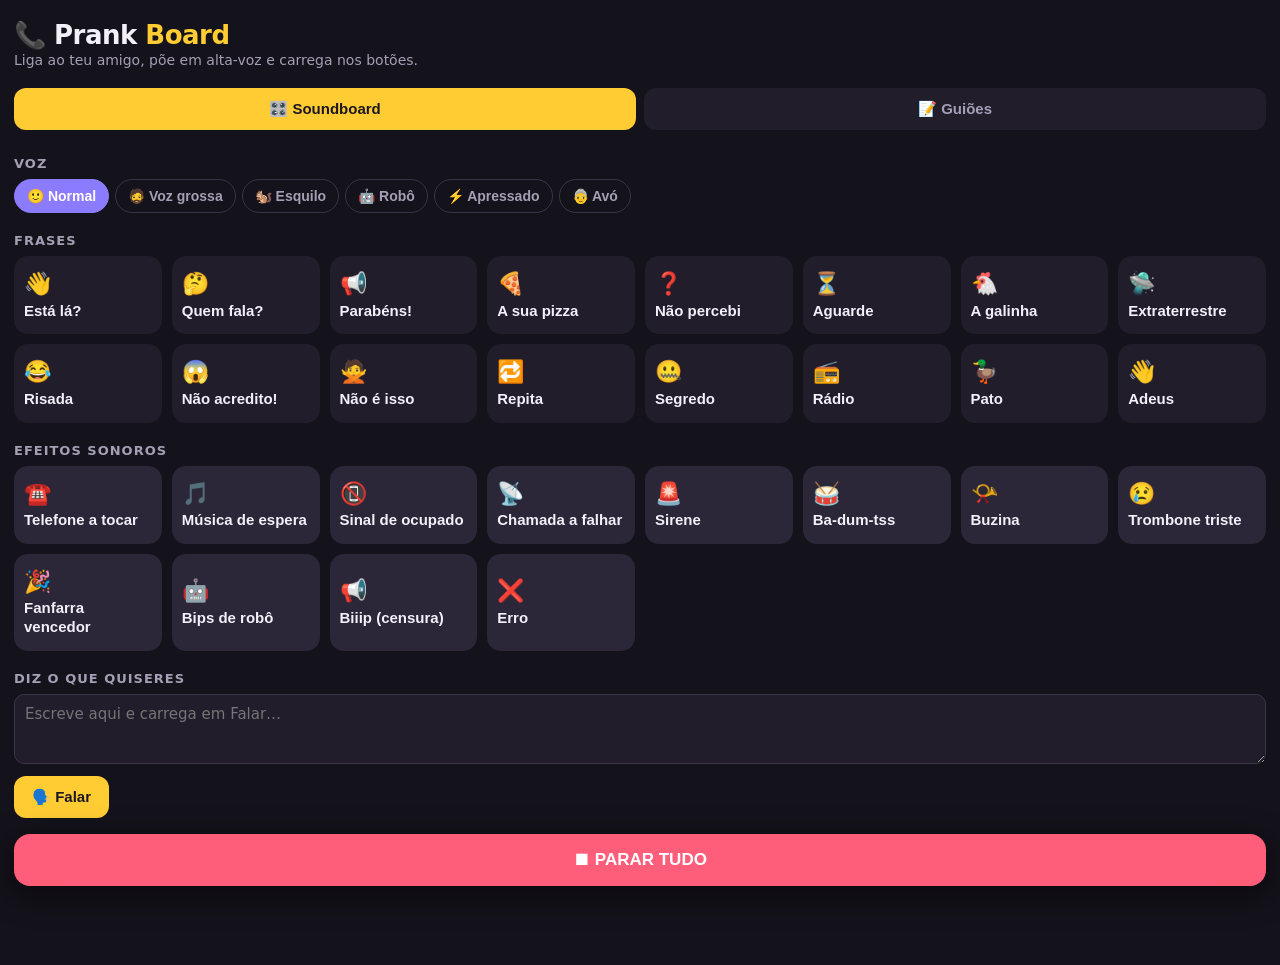
<file: prank-soundboard/index.html>
<!DOCTYPE html>
<html lang="pt-PT">
<head>
<meta charset="utf-8">
<meta name="viewport" content="width=device-width, initial-scale=1, viewport-fit=cover">
<title>Prank Board</title>
<style>
  :root {
    --bg: #14121a; --card: #211d2b; --card2: #2b2638; --txt: #f3f0fa; --mut: #a59fb5;
    --a: #ffcc33; --b: #ff5e7a; --c: #4fd1c5; --d: #8b7bff;
  }
  * { box-sizing: border-box; -webkit-tap-highlight-color: transparent; }
  body { margin: 0; font-family: system-ui, -apple-system, "Segoe UI", Roboto, sans-serif; background: var(--bg); color: var(--txt); padding: 16px 14px 90px; }
  h1 { margin: 4px 0 2px; font-size: 26px; letter-spacing: -.5px; }
  h1 span { color: var(--a); }
  .sub { color: var(--mut); margin: 0 0 14px; font-size: 14px; }
  .tabs { display: flex; gap: 8px; margin-bottom: 16px; position: sticky; top: 0; background: var(--bg); padding: 6px 0; z-index: 5; }
  .tab { flex: 1; padding: 12px; border: 0; border-radius: 12px; background: var(--card); color: var(--mut); font-weight: 700; font-size: 15px; }
  .tab.on { background: var(--a); color: #1b1720; }
  section { display: none; } section.on { display: block; }
  h2 { font-size: 13px; text-transform: uppercase; letter-spacing: 1px; color: var(--mut); margin: 20px 0 8px; }
  .grid { display: grid; grid-template-columns: repeat(auto-fill, minmax(140px, 1fr)); gap: 10px; }
  .btn { border: 0; border-radius: 14px; padding: 14px 10px; min-height: 64px; font-size: 15px; font-weight: 600; color: var(--txt); background: var(--card); text-align: left; line-height: 1.25; transition: transform .08s; }
  .btn:active { transform: scale(.96); }
  .btn.playing { outline: 2px solid var(--a); }
  .btn .e { display: block; font-size: 22px; margin-bottom: 4px; }
  .sfx .btn { background: var(--card2); }
  .row { display: flex; gap: 8px; flex-wrap: wrap; align-items: center; }
  select, input[type=text], textarea { background: var(--card); color: var(--txt); border: 1px solid #3a3448; border-radius: 10px; padding: 10px; font-size: 15px; font-family: inherit; }
  textarea { width: 100%; min-height: 70px; resize: vertical; }
  .voices { display: flex; gap: 6px; flex-wrap: wrap; }
  .chip { border: 1px solid #3a3448; background: transparent; color: var(--mut); padding: 8px 12px; border-radius: 999px; font-size: 14px; font-weight: 600; }
  .chip.on { background: var(--d); border-color: var(--d); color: #fff; }
  .go { background: var(--a); color: #1b1720; border: 0; border-radius: 12px; padding: 12px 18px; font-weight: 800; font-size: 15px; }
  .stop { position: fixed; left: 14px; right: 14px; bottom: 14px; padding: 16px; border: 0; border-radius: 16px; background: var(--b); color: #fff; font-weight: 800; font-size: 17px; box-shadow: 0 8px 30px rgba(0,0,0,.5); z-index: 10; }
  .script { background: var(--card); border-radius: 16px; padding: 14px; margin-top: 12px; }
  .script h3 { margin: 0 0 4px; } .script .tip { color: var(--mut); font-size: 13px; margin: 0 0 10px; }
  .line { display: flex; gap: 10px; align-items: flex-start; padding: 10px 0; border-top: 1px solid #332d40; }
  .line:first-of-type { border-top: 0; }
  .line .n { color: var(--a); font-weight: 800; min-width: 20px; }
  .line p { margin: 0; flex: 1; line-height: 1.4; }
  .line .say { border: 0; background: var(--card2); color: var(--txt); border-radius: 10px; padding: 8px 10px; font-size: 16px; }
  .themes { display: grid; grid-template-columns: repeat(auto-fill, minmax(150px, 1fr)); gap: 8px; }
  .note { color: var(--mut); font-size: 13px; background: var(--card); border-radius: 12px; padding: 10px 12px; margin-top: 18px; line-height: 1.45; }
</style>
</head>
<body>
<h1>📞 Prank <span>Board</span></h1>
<p class="sub">Liga ao teu amigo, põe em alta-voz e carrega nos botões.</p>

<div class="tabs">
  <button class="tab on" data-t="board">🎛️ Soundboard</button>
  <button class="tab" data-t="scripts">📝 Guiões</button>
</div>

<section id="board" class="on">
  <h2>Voz</h2>
  <div class="voices" id="voiceChips"></div>

  <h2>Frases</h2>
  <div class="grid" id="phrases"></div>

  <h2>Efeitos sonoros</h2>
  <div class="grid sfx" id="sfx"></div>

  <h2>Diz o que quiseres</h2>
  <textarea id="custom" placeholder="Escreve aqui e carrega em Falar…"></textarea>
  <div class="row" style="margin-top:8px"><button class="go" id="sayCustom">🗣️ Falar</button></div>

  <div class="note">A voz usa o sintetizador do teu telemóvel/browser. Se soar em brasileiro ou inglês, instala a voz "Português (Portugal)" nas definições de texto-para-voz do telemóvel.</div>
</section>

<section id="scripts">
  <h2>Escolhe um tema</h2>
  <div class="themes" id="themes"></div>
  <div id="scriptOut"></div>
</section>

<button class="stop" id="stop">⏹ PARAR TUDO</button>

<script>
// ---------- Voz ----------
const VOICES = {
  normal:   { label: "🙂 Normal",       pitch: 1,   rate: 1 },
  grossa:   { label: "🧔 Voz grossa",   pitch: 0.1, rate: 0.85 },
  esquilo:  { label: "🐿️ Esquilo",      pitch: 2,   rate: 1.35 },
  robo:     { label: "🤖 Robô",         pitch: 0.6, rate: 0.7 },
  apressado:{ label: "⚡ Apressado",    pitch: 1.2, rate: 1.8 },
  avo:      { label: "👵 Avó",          pitch: 1.6, rate: 0.7 },
};
let voiceKey = "normal";
let ptVoice = null;
function pickVoice() {
  const all = speechSynthesis.getVoices();
  ptVoice = all.find(v => v.lang === "pt-PT") || all.find(v => v.lang && v.lang.startsWith("pt")) || null;
}
if ("speechSynthesis" in window) { pickVoice(); speechSynthesis.onvoiceschanged = pickVoice; }

function speak(text, btn) {
  if (!("speechSynthesis" in window)) { alert("Este browser não suporta voz sintetizada."); return; }
  speechSynthesis.cancel();
  const u = new SpeechSynthesisUtterance(text);
  const v = VOICES[voiceKey];
  u.lang = "pt-PT"; if (ptVoice) u.voice = ptVoice;
  u.pitch = v.pitch; u.rate = v.rate;
  if (btn) { btn.classList.add("playing"); u.onend = u.onerror = () => btn.classList.remove("playing"); }
  speechSynthesis.speak(u);
}

const chips = document.getElementById("voiceChips");
for (const [k, v] of Object.entries(VOICES)) {
  const c = document.createElement("button");
  c.className = "chip" + (k === voiceKey ? " on" : ""); c.textContent = v.label;
  c.onclick = () => { voiceKey = k; chips.querySelectorAll(".chip").forEach(x => x.classList.remove("on")); c.classList.add("on"); };
  chips.appendChild(c);
}

// ---------- Frases ----------
const PHRASES = [
  ["👋", "Está lá?", "Está lá? Está lá? Ouve-me?"],
  ["🤔", "Quem fala?", "Desculpe, quem fala?"],
  ["📢", "Parabéns!", "Parabéns! Foi o grande vencedor do nosso concurso!"],
  ["🍕", "A sua pizza", "Boa tarde, é da pizzaria. A sua pizza de ananás com sardinhas já está a caminho."],
  ["❓", "Não percebi", "Desculpe, não percebi. Pode repetir mais devagarinho?"],
  ["⏳", "Aguarde", "Por favor aguarde, a sua chamada é muito importante para nós."],
  ["🐔", "A galinha", "Desculpe incomodar, mas a sua galinha está outra vez no meu quintal."],
  ["🛸", "Extraterrestre", "Saudações, humano. Viemos em paz. Onde fica o supermercado mais próximo?"],
  ["😂", "Risada", "Ah ah ah ah ah ah ah!"],
  ["😱", "Não acredito!", "Não acredito! A sério? Não pode ser!"],
  ["🙅", "Não é isso", "Não, não, não, não é nada disso."],
  ["🔁", "Repita", "Pode repetir o seu nome completo, por favor? Soletrado?"],
  ["🤐", "Segredo", "Não posso dizer mais nada por telefone. É segredo."],
  ["📻", "Rádio", "Está em direto na rádio! Diga olá aos nossos ouvintes!"],
  ["🦆", "Pato", "Quá quá quá."],
  ["👋", "Adeus", "Pronto, obrigado, beijinhos, adeus!"],
];
const phrasesEl = document.getElementById("phrases");
for (const [e, label, text] of PHRASES) {
  const b = document.createElement("button"); b.className = "btn";
  b.innerHTML = `<span class="e">${e}</span>${label}`;
  b.onclick = () => speak(text, b);
  phrasesEl.appendChild(b);
}
document.getElementById("sayCustom").onclick = e => {
  const t = document.getElementById("custom").value.trim(); if (t) speak(t, e.currentTarget);
};

// ---------- Efeitos (Web Audio, sem ficheiros) ----------
let ctx = null; let active = [];
function ac() { if (!ctx) ctx = new (window.AudioContext || window.webkitAudioContext)(); if (ctx.state === "suspended") ctx.resume(); return ctx; }
function tone(freq, start, dur, type = "sine", vol = 0.25) {
  const c = ac(); const o = c.createOscillator(); const g = c.createGain();
  o.type = type; o.frequency.setValueAtTime(freq, c.currentTime + start);
  g.gain.setValueAtTime(0, c.currentTime + start);
  g.gain.linearRampToValueAtTime(vol, c.currentTime + start + 0.01);
  g.gain.setValueAtTime(vol, c.currentTime + start + dur - 0.03);
  g.gain.linearRampToValueAtTime(0, c.currentTime + start + dur);
  o.connect(g).connect(c.destination); o.start(c.currentTime + start); o.stop(c.currentTime + start + dur + 0.02);
  active.push(o); return o;
}
function slide(f1, f2, start, dur, type = "sawtooth", vol = 0.2) {
  const o = tone(f1, start, dur, type, vol); o.frequency.linearRampToValueAtTime(f2, ac().currentTime + start + dur);
}
function noise(start, dur, vol = 0.3) {
  const c = ac(); const buf = c.createBuffer(1, c.sampleRate * dur, c.sampleRate); const d = buf.getChannelData(0);
  for (let i = 0; i < d.length; i++) d[i] = (Math.random() * 2 - 1) * (1 - i / d.length);
  const s = c.createBufferSource(); const g = c.createGain(); g.gain.value = vol;
  s.buffer = buf; s.connect(g).connect(c.destination); s.start(c.currentTime + start); active.push(s);
}
const SFX = [
  ["☎️", "Telefone a tocar", () => { for (let r = 0; r < 3; r++) for (let i = 0; i < 20; i++) { tone(440, r * 3 + i * 0.05, 0.025, "sine", .2); tone(480, r * 3 + i * 0.05, 0.025, "sine", .2); } }],
  ["🎵", "Música de espera", () => {
    const m = [523,659,784,659,698,587,523,494, 523,659,784,1047,988,784,698,659];
    m.forEach((f, i) => { tone(f, i * 0.35, 0.32, "triangle", .15); if (i % 4 === 0) tone(f / 2, i * 0.35, 1.3, "sine", .08); });
  }],
  ["📵", "Sinal de ocupado", () => { for (let i = 0; i < 6; i++) tone(425, i * 0.5, 0.25, "sine", .25); }],
  ["📡", "Chamada a falhar", () => { tone(950, 0, .33); tone(1400, .35, .33); tone(1800, .7, .33); noise(1.1, 1.5, .15); }],
  ["🚨", "Sirene", () => { for (let i = 0; i < 4; i++) { slide(600, 1200, i * 0.8, 0.4, "square", .12); slide(1200, 600, i * 0.8 + .4, 0.4, "square", .12); } }],
  ["🥁", "Ba-dum-tss", () => { tone(120, 0, .12, "sine", .5); tone(90, .18, .15, "sine", .5); noise(.4, .5, .25); }],
  ["📯", "Buzina", () => { tone(370, 0, .6, "sawtooth", .15); tone(466, 0, .6, "sawtooth", .1); }],
  ["😢", "Trombone triste", () => { [392, 370, 349].forEach((f, i) => tone(f, i * .45, .4, "sawtooth", .15)); slide(330, 300, 1.35, 1, "sawtooth", .15); }],
  ["🎉", "Fanfarra vencedor", () => { [523, 523, 523, 659, 784, 659, 784, 1047].forEach((f, i) => tone(f, i * .14 + (i > 2 ? .15 : 0), i === 7 ? .8 : .12, "square", .1)); }],
  ["🤖", "Bips de robô", () => { for (let i = 0; i < 12; i++) tone(300 + Math.random() * 1200, i * .1, .08, "square", .1); }],
  ["📢", "Biiip (censura)", () => tone(1000, 0, 1, "sine", .25)],
  ["❌", "Erro", () => { tone(180, 0, .25, "square", .15); tone(140, .3, .5, "square", .15); }],
];
const sfxEl = document.getElementById("sfx");
for (const [e, label, fn] of SFX) {
  const b = document.createElement("button"); b.className = "btn";
  b.innerHTML = `<span class="e">${e}</span>${label}`;
  b.onclick = () => { fn(); b.classList.add("playing"); setTimeout(() => b.classList.remove("playing"), 600); };
  sfxEl.appendChild(b);
}

document.getElementById("stop").onclick = () => {
  if ("speechSynthesis" in window) speechSynthesis.cancel();
  active.forEach(n => { try { n.stop(); } catch {} }); active = [];
};

// ---------- Guiões ----------
const THEMES = {
  pizza: { e: "🍕", name: "Pizzaria confusa", tip: "Finge que ele encomendou uma pizza muito estranha.", lines: [
    "Boa noite, fala da Pizzaria do Zé. É para confirmar a sua encomenda.",
    "Então é uma pizza familiar de ananás, chocolate e bacalhau, certo?",
    "Não encomendou? Mas tenho aqui o seu nome… e a sua morada… e diz 'sem queijo, com muito amor'.",
    "O nosso estafeta já está à sua porta. Está a ouvir a campainha? Não? Então está na porta errada.",
    "Olhe, como compensação, oferecemos-lhe uma bebida: água da torneira.",
    "Quer acrescentar meia dúzia de pastéis de nata congelados por mais 37 euros?",
    "Pronto, fica cancelada. Mas a pizza de bacalhau vai na mesma, já está no forno.",
  ]},
  radio: { e: "📻", name: "Concurso da rádio", tip: "Usa os efeitos 🎉 e 🎵 para parecer mesmo rádio.", lines: [
    "Olá, olá! Está em direto na Rádio Gargalhada FM!",
    "Foi escolhido aleatoriamente para o nosso grande concurso: 'Responde ou Paga'!",
    "Primeira pergunta: quantas patas tem uma galinha que está sentada?",
    "Errado! A resposta certa era… a galinha não estava em casa.",
    "Segunda pergunta, vale um frigorífico usado: diga o nome de cinco frutas em dez segundos! Já!",
    "Incrível! Ganhou… um porta-chaves em forma de salsicha!",
    "Diga olá aos nossos três ouvintes!",
  ]},
  et: { e: "🛸", name: "Extraterrestre", tip: "Usa a voz 🤖 Robô e os bips.", lines: [
    "Saudações, terráqueo. Fala o comandante Zorp do planeta Bimbalhão.",
    "A tua casa foi escolhida como local de aterragem da nossa nave.",
    "Por favor, tira o carro da garagem até às 21 horas e 15 minutos.",
    "Também precisamos de saber: o que é uma bifana? Os nossos sensores detetaram muitas.",
    "Não tenhas medo. Só queremos a password do wi-fi.",
    "Fim da transmissão. Bip. Bop. Adeus.",
  ]},
  vizinho: { e: "🐔", name: "Vizinho da galinha", tip: "Voz 👵 Avó funciona muito bem aqui.", lines: [
    "Boa tarde, desculpe incomodar, é o vizinho aqui do lado.",
    "É que a sua galinha, a Josefina, está outra vez no meu quintal.",
    "Não tem galinha? Então quem é esta que diz que é sua?",
    "Ela comeu-me as couves todas e agora está a olhar para mim de forma ameaçadora.",
    "E está a usar um chapéu. Não sabia que as galinhas usavam chapéu.",
    "Olhe, eu vou-lha levar aí a casa daqui a cinco minutos, prepare um poleiro.",
  ]},
  operadora: { e: "☎️", name: "Apoio ao cliente", tip: "Intercala com 🎵 Música de espera, muitas vezes.", lines: [
    "Bem-vindo à linha de apoio. Para português, diga 'batata'.",
    "Obrigado. Para falar com um assistente, cante o refrão da sua música preferida.",
    "Não percebemos. Por favor, cante mais alto.",
    "A sua chamada é muito importante para nós. Tempo estimado de espera: 4 anos.",
    "Detetámos que o seu telemóvel tem demasiadas fotos de gatos. Deseja apagar todas?",
    "Para confirmar a sua identidade, imite o som de um pato.",
    "Obrigado. Esta chamada foi gravada para fins de risota. Bom dia!",
  ]},
  famoso: { e: "🌟", name: "Caça-talentos", tip: "Fala muito entusiasmado e rápido.", lines: [
    "Olá! Sou o agente de talentos Ricardo Purpurina, da agência Estrelas do Bairro.",
    "Vimos um vídeo seu e achamos que tem muito potencial para anúncio de iogurtes.",
    "Só uma pergunta rápida: consegue chorar a pedido? Experimente agora.",
    "Fantástico! E dançar como um polvo?",
    "Perfeito. O papel é de… cenoura número três. Sem falas.",
    "Ligamos-lhe para a semana. Ou daqui a dez anos. Beijinhos!",
  ]},
};
const themesEl = document.getElementById("themes");
const out = document.getElementById("scriptOut");
function shuffleKeep(lines) {
  // primeira e última linha ficam no sítio; as do meio são baralhadas e uma é removida para variar
  const mid = lines.slice(1, -1).sort(() => Math.random() - .5);
  if (mid.length > 4) mid.pop();
  return [lines[0], ...mid, lines[lines.length - 1]];
}
function showTheme(key) {
  const t = THEMES[key]; const lines = shuffleKeep(t.lines);
  out.innerHTML = `<div class="script"><h3>${t.e} ${t.name}</h3><p class="tip">💡 ${t.tip}</p>
    ${lines.map((l, i) => `<div class="line"><span class="n">${i + 1}</span><p>${l}</p><button class="say" data-i="${i}">🗣️</button></div>`).join("")}
    <div class="row" style="margin-top:10px"><button class="go" id="again">🔀 Outra versão</button></div></div>`;
  out.querySelectorAll(".say").forEach(b => b.onclick = () => speak(lines[b.dataset.i], b));
  document.getElementById("again").onclick = () => showTheme(key);
  out.scrollIntoView({ behavior: "smooth" });
}
for (const [k, t] of Object.entries(THEMES)) {
  const b = document.createElement("button"); b.className = "btn";
  b.innerHTML = `<span class="e">${t.e}</span>${t.name}`; b.onclick = () => showTheme(k);
  themesEl.appendChild(b);
}

// ---------- Tabs ----------
document.querySelectorAll(".tab").forEach(t => t.onclick = () => {
  document.querySelectorAll(".tab").forEach(x => x.classList.toggle("on", x === t));
  document.querySelectorAll("section").forEach(s => s.classList.toggle("on", s.id === t.dataset.t));
});
</script>
</body>
</html>
</file>
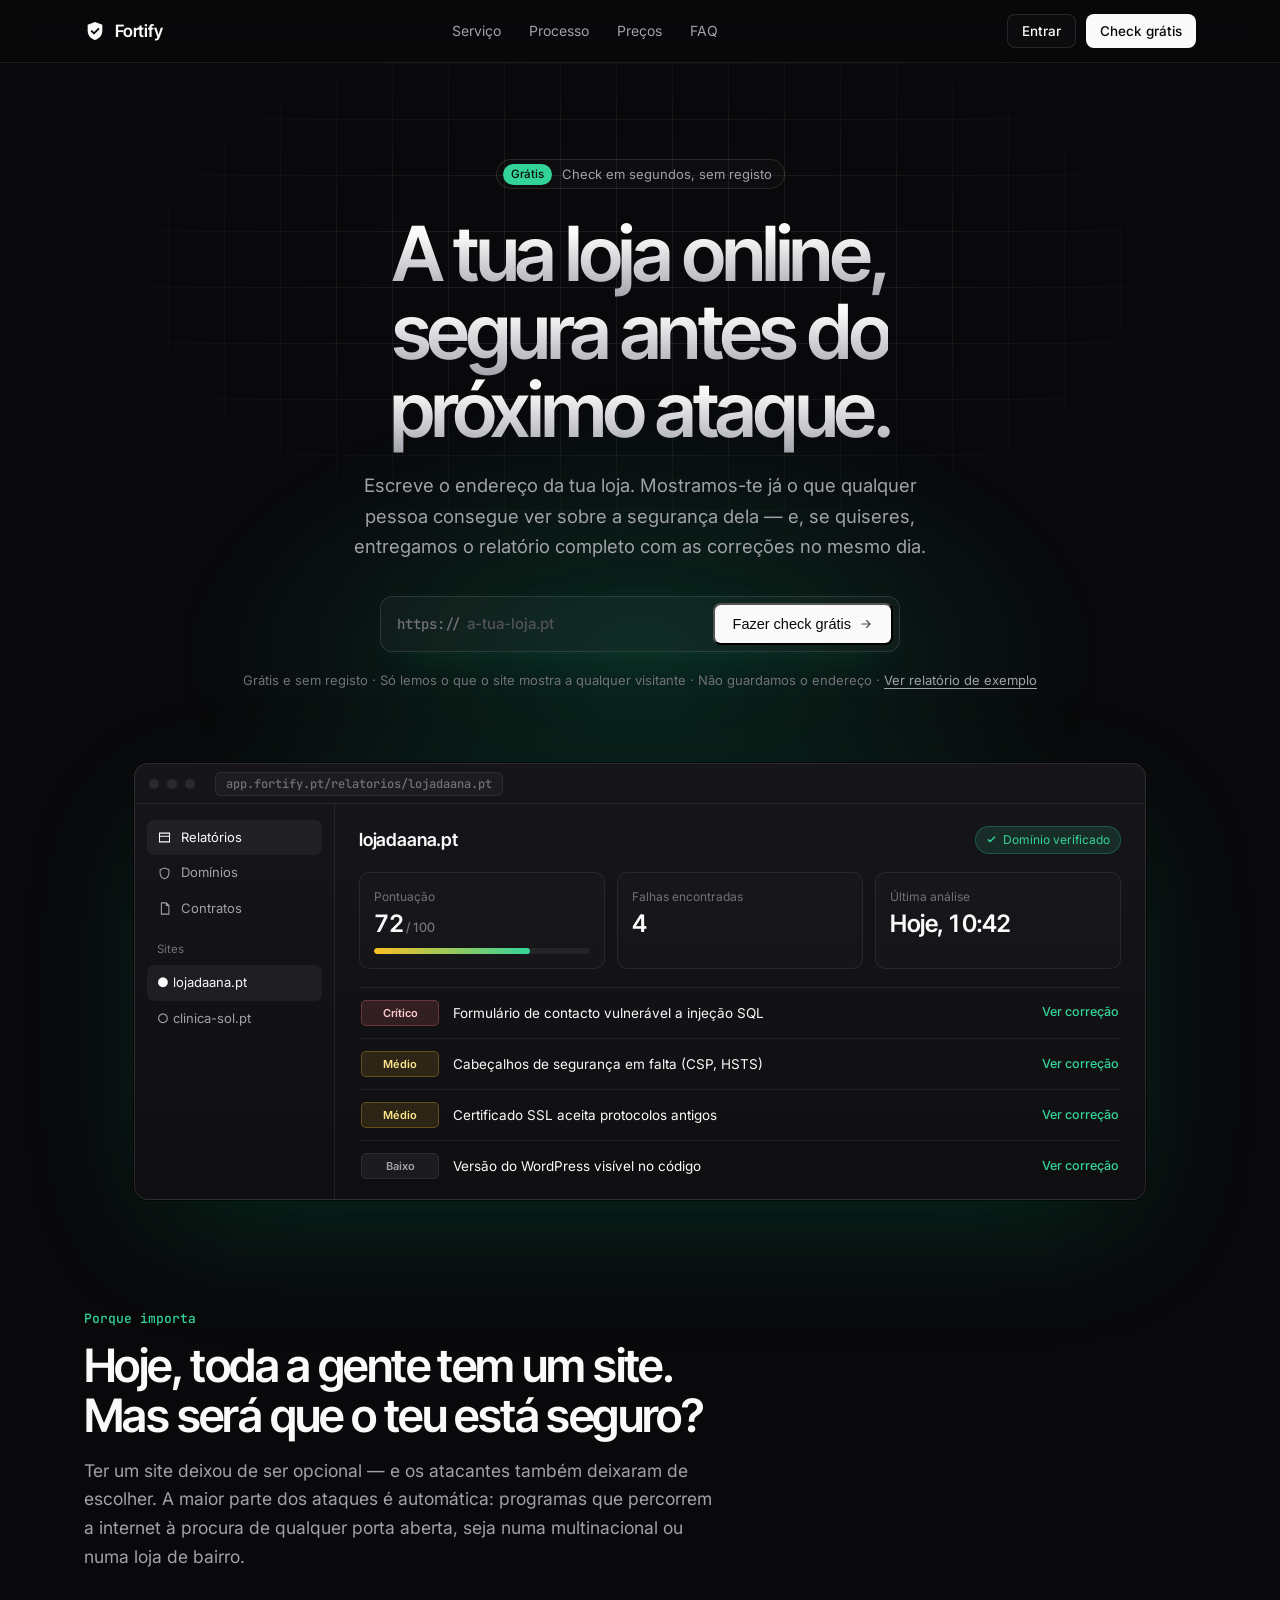
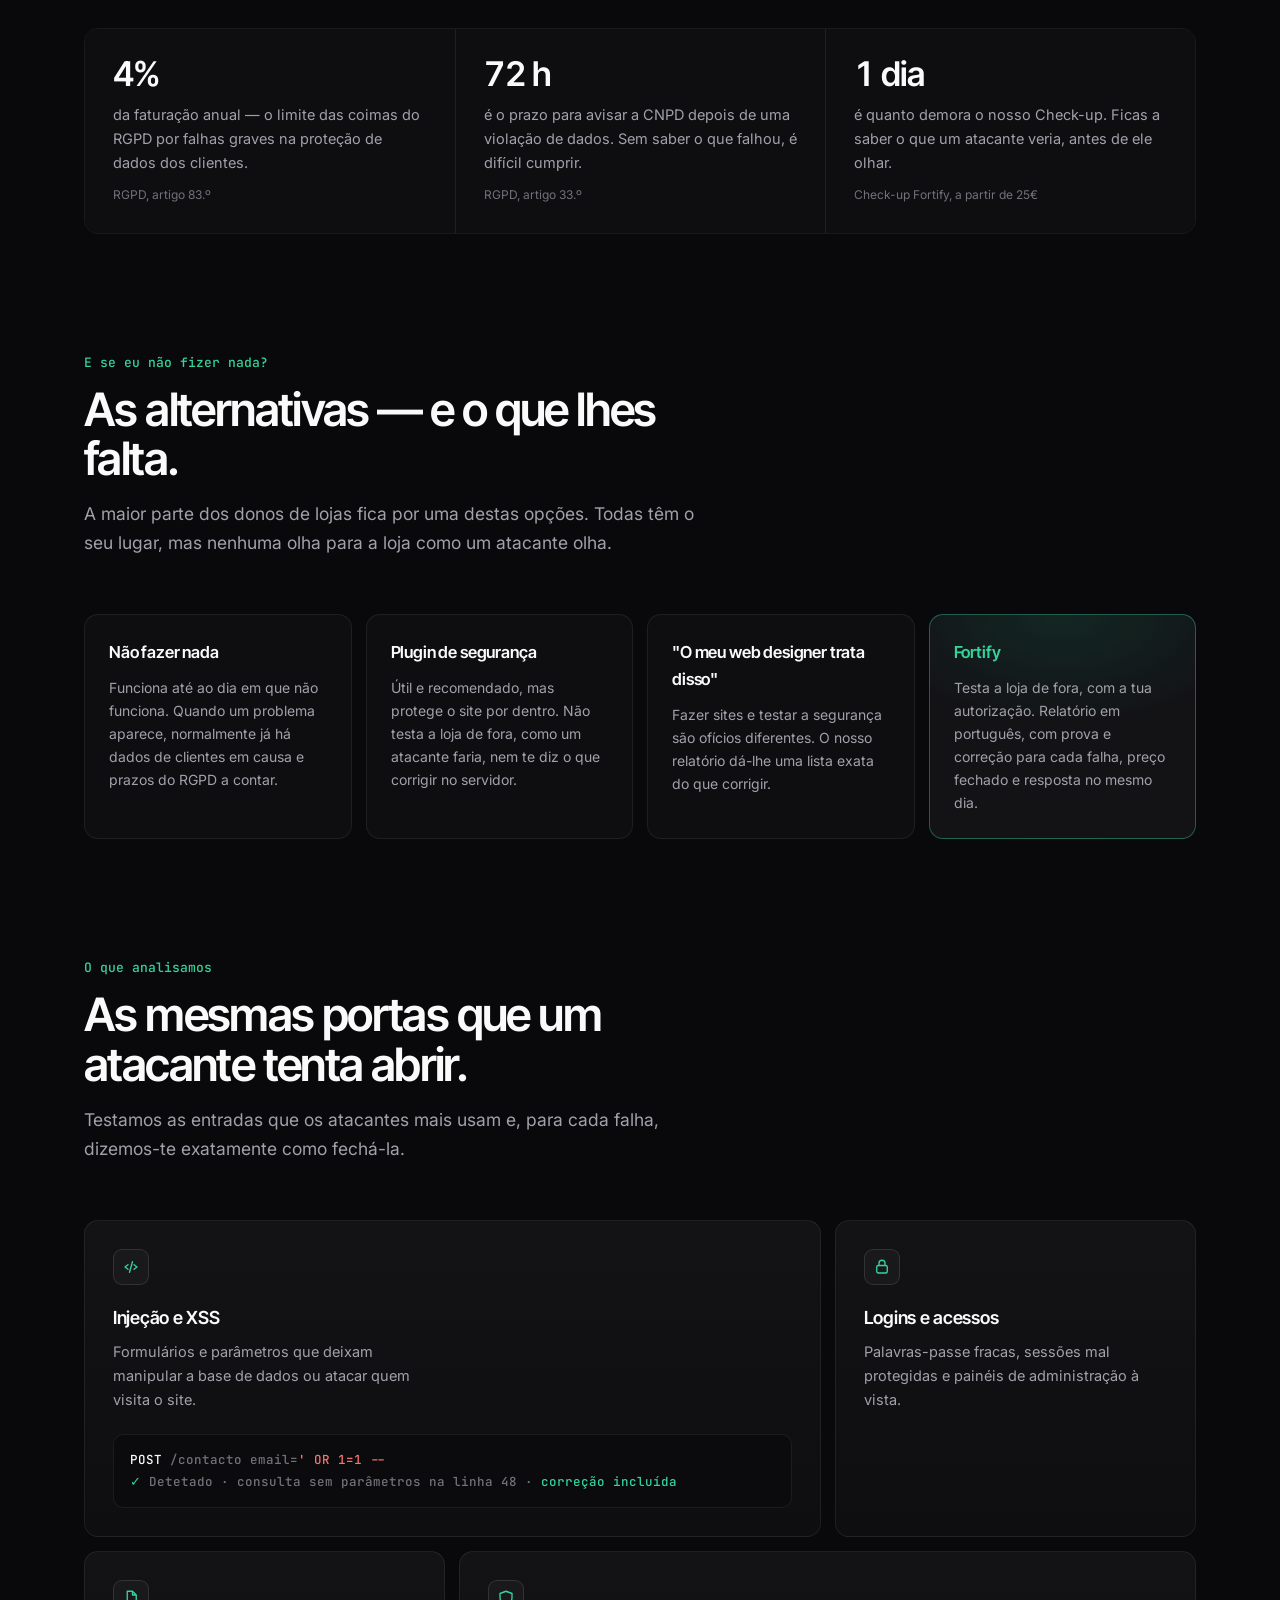
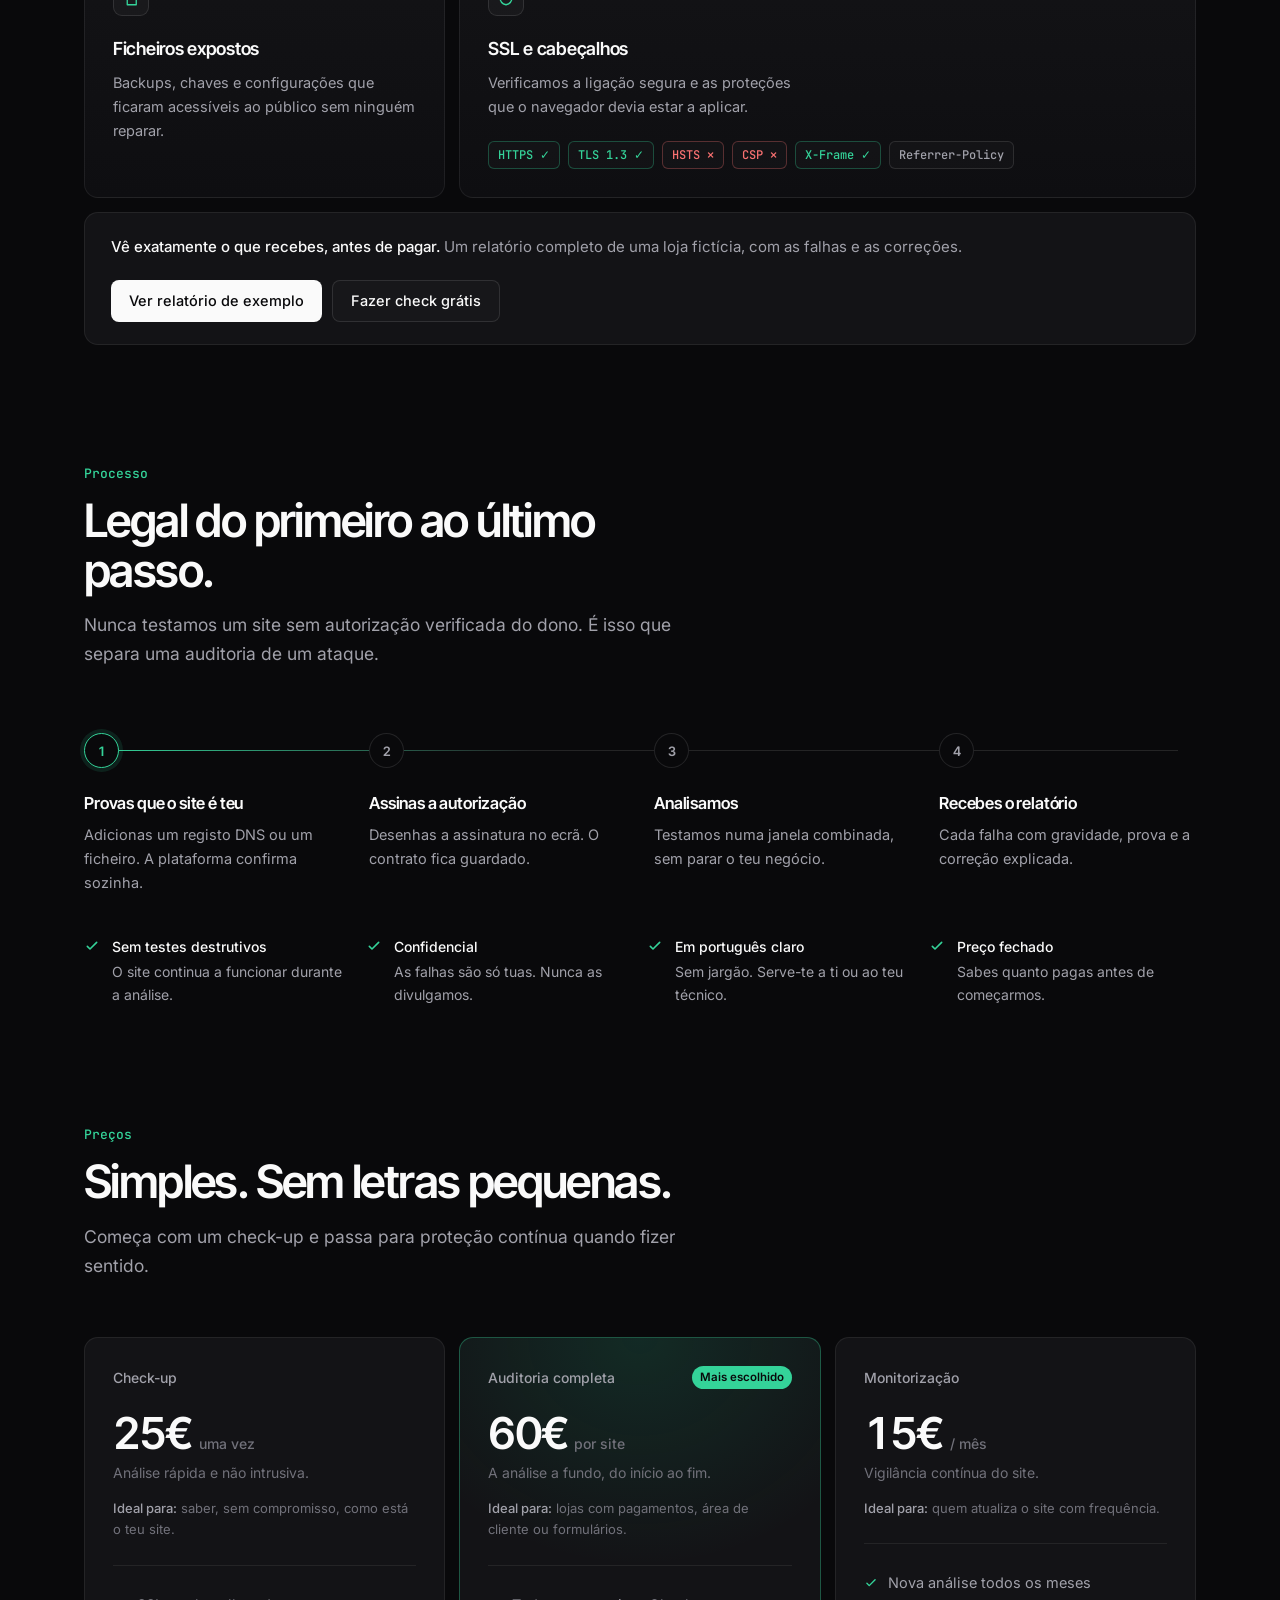
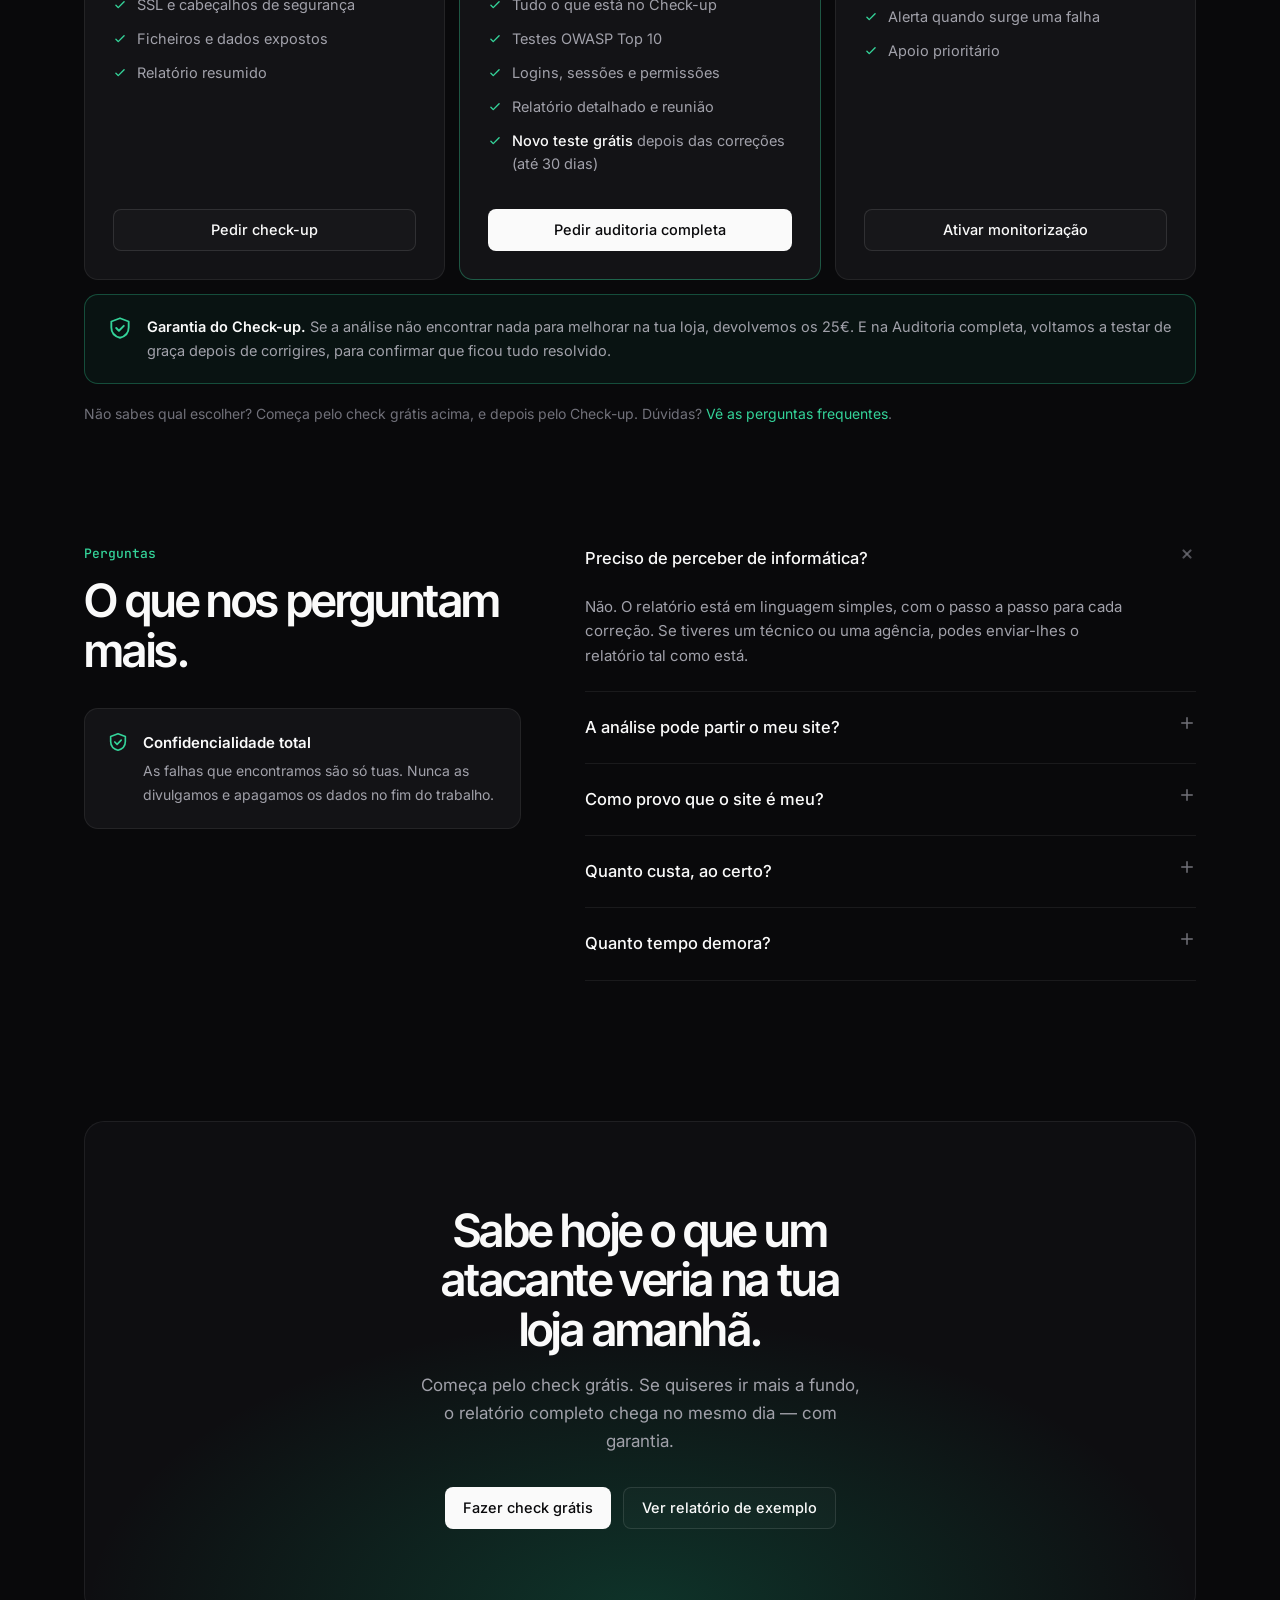
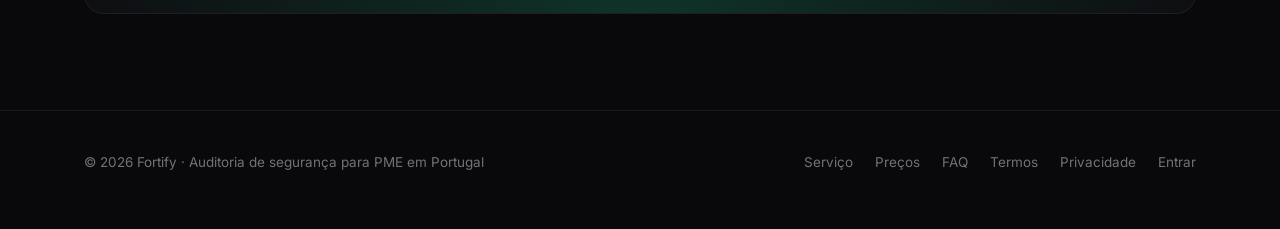
<file: site/index.html>
<!DOCTYPE html>
<html lang="pt">
<head>
<meta charset="UTF-8">
<meta name="viewport" content="width=device-width, initial-scale=1.0">
<title>Fortify — Segurança para lojas online em Portugal</title>
<meta name="description" content="Faz um check de segurança gratuito à tua loja online. Relatório completo em português com cada falha e a forma de a corrigir. Com autorização verificada e conforme o RGPD.">
<link rel="preconnect" href="https://fonts.googleapis.com">
<link rel="preconnect" href="https://fonts.gstatic.com" crossorigin>
<link href="https://fonts.googleapis.com/css2?family=Inter+Tight:wght@500;600;700&family=Inter:wght@400;500;600&family=JetBrains+Mono:wght@500&display=swap" rel="stylesheet">
<link rel="stylesheet" href="assets/site.css">
</head>
<body>

<header>
  <div class="wrap">
    <nav>
      <a class="logo" href="#top">
        <svg width="22" height="22" viewBox="0 0 24 24" fill="none" aria-hidden="true"><path d="M12 2.2l8 3v6.2c0 5.1-3.3 8.9-8 10.4-4.7-1.5-8-5.3-8-10.4V5.2l8-3z" fill="#fafafa"/><path d="M8.4 12.2l2.5 2.5 4.9-5" stroke="#09090b" stroke-width="2" stroke-linecap="round" stroke-linejoin="round"/></svg>
        Fortify
      </a>
      <div class="links">
        <a href="#servico">Serviço</a>
        <a href="#processo">Processo</a>
        <a href="#precos">Preços</a>
        <a href="#faq">FAQ</a>
      </div>
      <div class="nav-cta">
        <a href="plataforma.html" class="btn btn-g">Entrar</a>
        <a href="#check" class="btn btn-p" data-act="focusCheck">Check grátis</a>
      </div>
    </nav>
  </div>
</header>

<main id="top">
  <div class="hero">
    <div class="wrap">
      <a href="#check" class="eyebrow rise"><b>Grátis</b> Check em segundos, sem registo</a>
      <h1 class="rise r2"><span>A tua loja online, segura antes do próximo ataque.</span></h1>
      <p class="lead rise r3">Escreve o endereço da tua loja. Mostramos-te já o que qualquer pessoa consegue ver sobre a segurança dela — e, se quiseres, entregamos o relatório completo com as correções no mesmo dia.</p>
      <form id="check" class="scan rise r4">
        <label for="dom" class="sr">Endereço da tua loja</label>
        <span class="scan-pre">https://</span>
        <input id="dom" name="dom" inputmode="url" autocomplete="url" placeholder="a-tua-loja.pt" required>
        <button class="btn btn-p" id="qbtn" type="submit">Fazer check grátis
          <svg width="14" height="14" viewBox="0 0 24 24" fill="none"><path d="M5 12h14m-6-6l6 6-6 6" stroke="currentColor" stroke-width="2" stroke-linecap="round" stroke-linejoin="round"/></svg></button>
      </form>
      <div id="qres" class="qres" aria-live="polite" hidden></div>
      <p class="hero-note rise r4">Grátis e sem registo · Só lemos o que o site mostra a qualquer visitante · Não guardamos o endereço · <a class="u1" href="relatorio-exemplo.html">Ver relatório de exemplo</a></p>
    </div>

    <div class="stage rise r4" aria-hidden="true">
      <div class="app">
        <div class="app-bar"><i></i><i></i><i></i><span class="url">app.fortify.pt/relatorios/lojadaana.pt</span></div>
        <div class="app-in">
          <div class="side">
            <div class="it on"><svg width="15" height="15" viewBox="0 0 24 24" fill="none"><path d="M4 5h16v14H4zM4 10h16" stroke="currentColor" stroke-width="1.7"/></svg> Relatórios</div>
            <div class="it"><svg width="15" height="15" viewBox="0 0 24 24" fill="none"><path d="M12 3l7 3v5c0 4.5-3 8-7 9.5C8 19 5 15.5 5 11V6l7-3z" stroke="currentColor" stroke-width="1.7" stroke-linejoin="round"/></svg> Domínios</div>
            <div class="it"><svg width="15" height="15" viewBox="0 0 24 24" fill="none"><path d="M7 3h8l4 4v14H7zM15 3v4h4" stroke="currentColor" stroke-width="1.7" stroke-linejoin="round"/></svg> Contratos</div>
            <div class="grp">Sites</div>
            <div class="it on u2">● lojadaana.pt</div>
            <div class="it">○ clinica-sol.pt</div>
          </div>
          <div class="main">
            <div class="mhead">
              <h4>lojadaana.pt</h4>
              <span class="ver"><svg width="11" height="11" viewBox="0 0 24 24" fill="none"><path d="M5 12.5l4 4 10-10" stroke="currentColor" stroke-width="3" stroke-linecap="round" stroke-linejoin="round"/></svg> Domínio verificado</span>
            </div>
            <div class="kpis">
              <div class="kpi"><div class="l">Pontuação</div><div class="v">72<small> / 100</small></div><div class="bar"><i></i></div></div>
              <div class="kpi"><div class="l">Falhas encontradas</div><div class="v">4</div></div>
              <div class="kpi"><div class="l">Última análise</div><div class="v u3">Hoje, 10:42</div></div>
            </div>
            <div class="rows">
              <div class="row"><span class="sv c">Crítico</span><span>Formulário de contacto vulnerável a injeção SQL</span><span class="fx"><b>Ver correção</b></span></div>
              <div class="row"><span class="sv m">Médio</span><span>Cabeçalhos de segurança em falta (CSP, HSTS)</span><span class="fx"><b>Ver correção</b></span></div>
              <div class="row"><span class="sv m">Médio</span><span>Certificado SSL aceita protocolos antigos</span><span class="fx"><b>Ver correção</b></span></div>
              <div class="row"><span class="sv b">Baixo</span><span>Versão do WordPress visível no código</span><span class="fx"><b>Ver correção</b></span></div>
            </div>
          </div>
        </div>
      </div>
    </div>
  </div>

  <section class="u4" id="risco">
    <div class="wrap">
      <div class="sh">
        <div class="k">Porque importa</div>
        <h2>Hoje, toda a gente tem um site. Mas será que o teu está seguro?</h2>
        <p>Ter um site deixou de ser opcional — e os atacantes também deixaram de escolher. A maior parte dos ataques é automática: programas que percorrem a internet à procura de qualquer porta aberta, seja numa multinacional ou numa loja de bairro.</p>
      </div>
      <div class="why">
        <div><div class="big">4%</div><p>da faturação anual — o limite das coimas do RGPD por falhas graves na proteção de dados dos clientes.</p><small>RGPD, artigo 83.º</small></div>
        <div><div class="big">72 h</div><p>é o prazo para avisar a CNPD depois de uma violação de dados. Sem saber o que falhou, é difícil cumprir.</p><small>RGPD, artigo 33.º</small></div>
        <div><div class="big">1 dia</div><p>é quanto demora o nosso Check-up. Ficas a saber o que um atacante veria, antes de ele olhar.</p><small>Check-up Fortify, a partir de 25€</small></div>
      </div>
    </div>
  </section>

  <section id="alternativas">
    <div class="wrap">
      <div class="sh">
        <div class="k">E se eu não fizer nada?</div>
        <h2>As alternativas — e o que lhes falta.</h2>
        <p>A maior parte dos donos de lojas fica por uma destas opções. Todas têm o seu lugar, mas nenhuma olha para a loja como um atacante olha.</p>
      </div>
      <div class="alts">
        <div class="alt"><h3>Não fazer nada</h3><p>Funciona até ao dia em que não funciona. Quando um problema aparece, normalmente já há dados de clientes em causa e prazos do RGPD a contar.</p></div>
        <div class="alt"><h3>Plugin de segurança</h3><p>Útil e recomendado, mas protege o site por dentro. Não testa a loja de fora, como um atacante faria, nem te diz o que corrigir no servidor.</p></div>
        <div class="alt"><h3>"O meu web designer trata disso"</h3><p>Fazer sites e testar a segurança são ofícios diferentes. O nosso relatório dá-lhe uma lista exata do que corrigir.</p></div>
        <div class="alt me"><h3>Fortify</h3><p>Testa a loja de fora, com a tua autorização. Relatório em português, com prova e correção para cada falha, preço fechado e resposta no mesmo dia.</p></div>
      </div>
    </div>
  </section>

  <section id="servico">
    <div class="wrap">
      <div class="sh">
        <div class="k">O que analisamos</div>
        <h2>As mesmas portas que um atacante tenta abrir.</h2>
        <p>Testamos as entradas que os atacantes mais usam e, para cada falha, dizemos-te exatamente como fechá-la.</p>
      </div>
      <div class="bento">
        <div class="card c-a">
          <div class="ico"><svg width="18" height="18" viewBox="0 0 24 24" fill="none"><path d="M8 9l-4 3 4 3m8-6l4 3-4 3M14 5l-4 14" stroke="currentColor" stroke-width="1.8" stroke-linecap="round" stroke-linejoin="round"/></svg></div>
          <h3>Injeção e XSS</h3>
          <p>Formulários e parâmetros que deixam manipular a base de dados ou atacar quem visita o site.</p>
          <div class="code"><span class="w">POST</span> /contacto  email=<span class="r">' OR 1=1 --</span><br><span class="g">✓</span> Detetado · consulta sem parâmetros na linha 48 · <span class="g">correção incluída</span></div>
        </div>
        <div class="card c-b">
          <div class="ico"><svg width="18" height="18" viewBox="0 0 24 24" fill="none"><rect x="5" y="10" width="14" height="10" rx="2" stroke="currentColor" stroke-width="1.8"/><path d="M8 10V7a4 4 0 018 0v3" stroke="currentColor" stroke-width="1.8"/></svg></div>
          <h3>Logins e acessos</h3>
          <p>Palavras-passe fracas, sessões mal protegidas e painéis de administração à vista.</p>
        </div>
        <div class="card c-c">
          <div class="ico"><svg width="18" height="18" viewBox="0 0 24 24" fill="none"><path d="M7 3h7l5 5v13H7zM14 3v5h5" stroke="currentColor" stroke-width="1.8" stroke-linejoin="round"/></svg></div>
          <h3>Ficheiros expostos</h3>
          <p>Backups, chaves e configurações que ficaram acessíveis ao público sem ninguém reparar.</p>
        </div>
        <div class="card c-d">
          <div class="ico"><svg width="18" height="18" viewBox="0 0 24 24" fill="none"><path d="M12 3l8 3v5.5c0 4.7-3.2 8.2-8 9.5-4.8-1.3-8-4.8-8-9.5V6l8-3z" stroke="currentColor" stroke-width="1.8" stroke-linejoin="round"/></svg></div>
          <h3>SSL e cabeçalhos</h3>
          <p>Verificamos a ligação segura e as proteções que o navegador devia estar a aplicar.</p>
          <div class="chips"><span class="chip ok">HTTPS ✓</span><span class="chip ok">TLS 1.3 ✓</span><span class="chip no">HSTS ✕</span><span class="chip no">CSP ✕</span><span class="chip ok">X-Frame ✓</span><span class="chip">Referrer-Policy</span></div>
        </div>
      </div>
      <div class="inline-cta">
        <p><b>Vê exatamente o que recebes, antes de pagar.</b> Um relatório completo de uma loja fictícia, com as falhas e as correções.</p>
        <span class="u5"><a href="relatorio-exemplo.html" class="btn btn-p">Ver relatório de exemplo</a><a href="#check" class="btn btn-g" data-act="focusCheck">Fazer check grátis</a></span>
      </div>
    </div>
  </section>

  <section id="processo">
    <div class="wrap">
      <div class="sh">
        <div class="k">Processo</div>
        <h2>Legal do primeiro ao último passo.</h2>
        <p>Nunca testamos um site sem autorização verificada do dono. É isso que separa uma auditoria de um ataque.</p>
      </div>
      <div class="tl">
        <div class="st"><div class="dot">1</div><h3>Provas que o site é teu</h3><p>Adicionas um registo DNS ou um ficheiro. A plataforma confirma sozinha.</p></div>
        <div class="st"><div class="dot">2</div><h3>Assinas a autorização</h3><p>Desenhas a assinatura no ecrã. O contrato fica guardado.</p></div>
        <div class="st"><div class="dot">3</div><h3>Analisamos</h3><p>Testamos numa janela combinada, sem parar o teu negócio.</p></div>
        <div class="st"><div class="dot">4</div><h3>Recebes o relatório</h3><p>Cada falha com gravidade, prova e a correção explicada.</p></div>
      </div>
      <div class="promises">
        <div class="promise"><svg width="16" height="16" viewBox="0 0 24 24" fill="none"><path d="M5 12.5l4 4 10-10" stroke="currentColor" stroke-width="2.4" stroke-linecap="round" stroke-linejoin="round"/></svg><span><b>Sem testes destrutivos</b>O site continua a funcionar durante a análise.</span></div>
        <div class="promise"><svg width="16" height="16" viewBox="0 0 24 24" fill="none"><path d="M5 12.5l4 4 10-10" stroke="currentColor" stroke-width="2.4" stroke-linecap="round" stroke-linejoin="round"/></svg><span><b>Confidencial</b>As falhas são só tuas. Nunca as divulgamos.</span></div>
        <div class="promise"><svg width="16" height="16" viewBox="0 0 24 24" fill="none"><path d="M5 12.5l4 4 10-10" stroke="currentColor" stroke-width="2.4" stroke-linecap="round" stroke-linejoin="round"/></svg><span><b>Em português claro</b>Sem jargão. Serve-te a ti ou ao teu técnico.</span></div>
        <div class="promise"><svg width="16" height="16" viewBox="0 0 24 24" fill="none"><path d="M5 12.5l4 4 10-10" stroke="currentColor" stroke-width="2.4" stroke-linecap="round" stroke-linejoin="round"/></svg><span><b>Preço fechado</b>Sabes quanto pagas antes de começarmos.</span></div>
      </div>
    </div>
  </section>

  <section id="precos">
    <div class="wrap">
      <div class="sh">
        <div class="k">Preços</div>
        <h2>Simples. Sem letras pequenas.</h2>
        <p>Começa com um check-up e passa para proteção contínua quando fizer sentido.</p>
      </div>
      <div class="prices">
        <div class="pl">
          <div class="n">Check-up</div>
          <div class="p">25€ <small>uma vez</small></div>
          <div class="d">Análise rápida e não intrusiva.</div>
          <div class="fit"><b>Ideal para:</b> saber, sem compromisso, como está o teu site.</div>
          <ul>
            <li><svg width="14" height="14" viewBox="0 0 24 24" fill="none"><path d="M5 12.5l4 4 10-10" stroke="currentColor" stroke-width="2.4" stroke-linecap="round" stroke-linejoin="round"/></svg>SSL e cabeçalhos de segurança</li>
            <li><svg width="14" height="14" viewBox="0 0 24 24" fill="none"><path d="M5 12.5l4 4 10-10" stroke="currentColor" stroke-width="2.4" stroke-linecap="round" stroke-linejoin="round"/></svg>Ficheiros e dados expostos</li>
            <li><svg width="14" height="14" viewBox="0 0 24 24" fill="none"><path d="M5 12.5l4 4 10-10" stroke="currentColor" stroke-width="2.4" stroke-linecap="round" stroke-linejoin="round"/></svg>Relatório resumido</li>
          </ul>
          <a href="plataforma.html" class="btn btn-g">Pedir check-up</a>
        </div>
        <div class="pl hot">
          <div class="n">Auditoria completa <em>Mais escolhido</em></div>
          <div class="p">60€ <small>por site</small></div>
          <div class="d">A análise a fundo, do início ao fim.</div>
          <div class="fit"><b>Ideal para:</b> lojas com pagamentos, área de cliente ou formulários.</div>
          <ul>
            <li><svg width="14" height="14" viewBox="0 0 24 24" fill="none"><path d="M5 12.5l4 4 10-10" stroke="currentColor" stroke-width="2.4" stroke-linecap="round" stroke-linejoin="round"/></svg>Tudo o que está no Check-up</li>
            <li><svg width="14" height="14" viewBox="0 0 24 24" fill="none"><path d="M5 12.5l4 4 10-10" stroke="currentColor" stroke-width="2.4" stroke-linecap="round" stroke-linejoin="round"/></svg>Testes OWASP Top 10</li>
            <li><svg width="14" height="14" viewBox="0 0 24 24" fill="none"><path d="M5 12.5l4 4 10-10" stroke="currentColor" stroke-width="2.4" stroke-linecap="round" stroke-linejoin="round"/></svg>Logins, sessões e permissões</li>
            <li><svg width="14" height="14" viewBox="0 0 24 24" fill="none"><path d="M5 12.5l4 4 10-10" stroke="currentColor" stroke-width="2.4" stroke-linecap="round" stroke-linejoin="round"/></svg>Relatório detalhado e reunião</li>
            <li><svg width="14" height="14" viewBox="0 0 24 24" fill="none"><path d="M5 12.5l4 4 10-10" stroke="currentColor" stroke-width="2.4" stroke-linecap="round" stroke-linejoin="round"/></svg><span><b class="u6">Novo teste grátis</b> depois das correções (até 30 dias)</span></li>
          </ul>
          <a href="plataforma.html" class="btn btn-p">Pedir auditoria completa</a>
        </div>
        <div class="pl">
          <div class="n">Monitorização</div>
          <div class="p">15€ <small>/ mês</small></div>
          <div class="d">Vigilância contínua do site.</div>
          <div class="fit"><b>Ideal para:</b> quem atualiza o site com frequência.</div>
          <ul>
            <li><svg width="14" height="14" viewBox="0 0 24 24" fill="none"><path d="M5 12.5l4 4 10-10" stroke="currentColor" stroke-width="2.4" stroke-linecap="round" stroke-linejoin="round"/></svg>Nova análise todos os meses</li>
            <li><svg width="14" height="14" viewBox="0 0 24 24" fill="none"><path d="M5 12.5l4 4 10-10" stroke="currentColor" stroke-width="2.4" stroke-linecap="round" stroke-linejoin="round"/></svg>Alerta quando surge uma falha</li>
            <li><svg width="14" height="14" viewBox="0 0 24 24" fill="none"><path d="M5 12.5l4 4 10-10" stroke="currentColor" stroke-width="2.4" stroke-linecap="round" stroke-linejoin="round"/></svg>Apoio prioritário</li>
          </ul>
          <a href="plataforma.html" class="btn btn-g">Ativar monitorização</a>
        </div>
      </div>
      <div class="guarantee">
        <svg width="26" height="26" viewBox="0 0 24 24" fill="none"><path d="M12 3l8 3v5.5c0 4.7-3.2 8.2-8 9.5-4.8-1.3-8-4.8-8-9.5V6l8-3z" stroke="currentColor" stroke-width="1.7" stroke-linejoin="round"/><path d="M8.5 12l2.5 2.5 4.5-4.5" stroke="currentColor" stroke-width="1.8" stroke-linecap="round" stroke-linejoin="round"/></svg>
        <p><b>Garantia do Check-up.</b> Se a análise não encontrar nada para melhorar na tua loja, devolvemos os 25€. E na Auditoria completa, voltamos a testar de graça depois de corrigires, para confirmar que ficou tudo resolvido.</p>
      </div>
      <p class="help">Não sabes qual escolher? Começa pelo check grátis acima, e depois pelo Check-up. Dúvidas? <a href="#faq">Vê as perguntas frequentes</a>.</p>
    </div>
  </section>

  <section id="faq">
    <div class="wrap split">
      <div>
        <div class="sh"><div class="k">Perguntas</div><h2>O que nos perguntam mais.</h2></div>
        <div class="guard">
          <svg class="u7" width="22" height="22" viewBox="0 0 24 24" fill="none"><path d="M12 3l8 3v5.5c0 4.7-3.2 8.2-8 9.5-4.8-1.3-8-4.8-8-9.5V6l8-3z" stroke="currentColor" stroke-width="1.8" stroke-linejoin="round"/><path d="M8.5 12l2.5 2.5 4.5-4.5" stroke="currentColor" stroke-width="1.8" stroke-linecap="round" stroke-linejoin="round"/></svg>
          <p><strong>Confidencialidade total</strong>As falhas que encontramos são só tuas. Nunca as divulgamos e apagamos os dados no fim do trabalho.</p>
        </div>
      </div>
      <div class="faq">
        <details open><summary>Preciso de perceber de informática?<svg width="18" height="18" viewBox="0 0 24 24" fill="none"><path d="M12 5v14M5 12h14" stroke="currentColor" stroke-width="2" stroke-linecap="round"/></svg></summary><p>Não. O relatório está em linguagem simples, com o passo a passo para cada correção. Se tiveres um técnico ou uma agência, podes enviar-lhes o relatório tal como está.</p></details>
        <details><summary>A análise pode partir o meu site?<svg width="18" height="18" viewBox="0 0 24 24" fill="none"><path d="M12 5v14M5 12h14" stroke="currentColor" stroke-width="2" stroke-linecap="round"/></svg></summary><p>Não fazemos testes destrutivos nem ataques de negação de serviço, e não alteramos os teus dados. Mesmo assim, recomendamos ter uma cópia de segurança recente antes de começar.</p></details>
        <details><summary>Como provo que o site é meu?<svg width="18" height="18" viewBox="0 0 24 24" fill="none"><path d="M12 5v14M5 12h14" stroke="currentColor" stroke-width="2" stroke-linecap="round"/></svg></summary><p>Adicionas um registo TXT no DNS do domínio ou colocas um ficheiro nosso na raiz do site. A plataforma verifica automaticamente — é o mesmo método que o Google usa.</p></details>
        <details><summary>Quanto custa, ao certo?<svg width="18" height="18" viewBox="0 0 24 24" fill="none"><path d="M12 5v14M5 12h14" stroke="currentColor" stroke-width="2" stroke-linecap="round"/></svg></summary><p>O Check-up custa 25€ e a Auditoria completa 60€ por site. A Monitorização é 15€ por mês e podes cancelar quando quiseres. Criar conta e fazer o check rápido não custam nada, e sabes sempre o preço antes de começarmos. Se o Check-up não encontrar nada para melhorar, devolvemos os 25€.</p></details>
        <details><summary>Quanto tempo demora?<svg width="18" height="18" viewBox="0 0 24 24" fill="none"><path d="M12 5v14M5 12h14" stroke="currentColor" stroke-width="2" stroke-linecap="round"/></svg></summary><p>O Check-up fica pronto no mesmo dia. A auditoria completa demora entre dois e cinco dias, conforme o tamanho do site.</p></details>
      </div>
    </div>
  </section>

  <div class="wrap">
    <div class="end">
      <h2>Sabe hoje o que um atacante veria na tua loja amanhã.</h2>
      <p>Começa pelo check grátis. Se quiseres ir mais a fundo, o relatório completo chega no mesmo dia — com garantia.</p>
      <div class="hero-cta">
        <a href="#check" class="btn btn-p" data-act="focusCheck">Fazer check grátis</a>
        <a href="relatorio-exemplo.html" class="btn btn-g">Ver relatório de exemplo</a>
      </div>
    </div>
  </div>
</main>

<div class="mbar" id="mbar"><span>Check grátis, sem registo</span><a href="#check" class="btn btn-p" data-act="focusCheck">Fazer check</a></div>

<script src="assets/site.js"></script>

<footer>
  <div class="wrap fg">
    <span>© 2026 Fortify · Auditoria de segurança para PME em Portugal</span>
    <nav><a href="#servico">Serviço</a><a href="#precos">Preços</a><a href="#faq">FAQ</a><a href="termos.html">Termos</a><a href="privacidade.html">Privacidade</a><a href="plataforma.html">Entrar</a></nav>
  </div>
</footer>

</body>
</html>
</file>
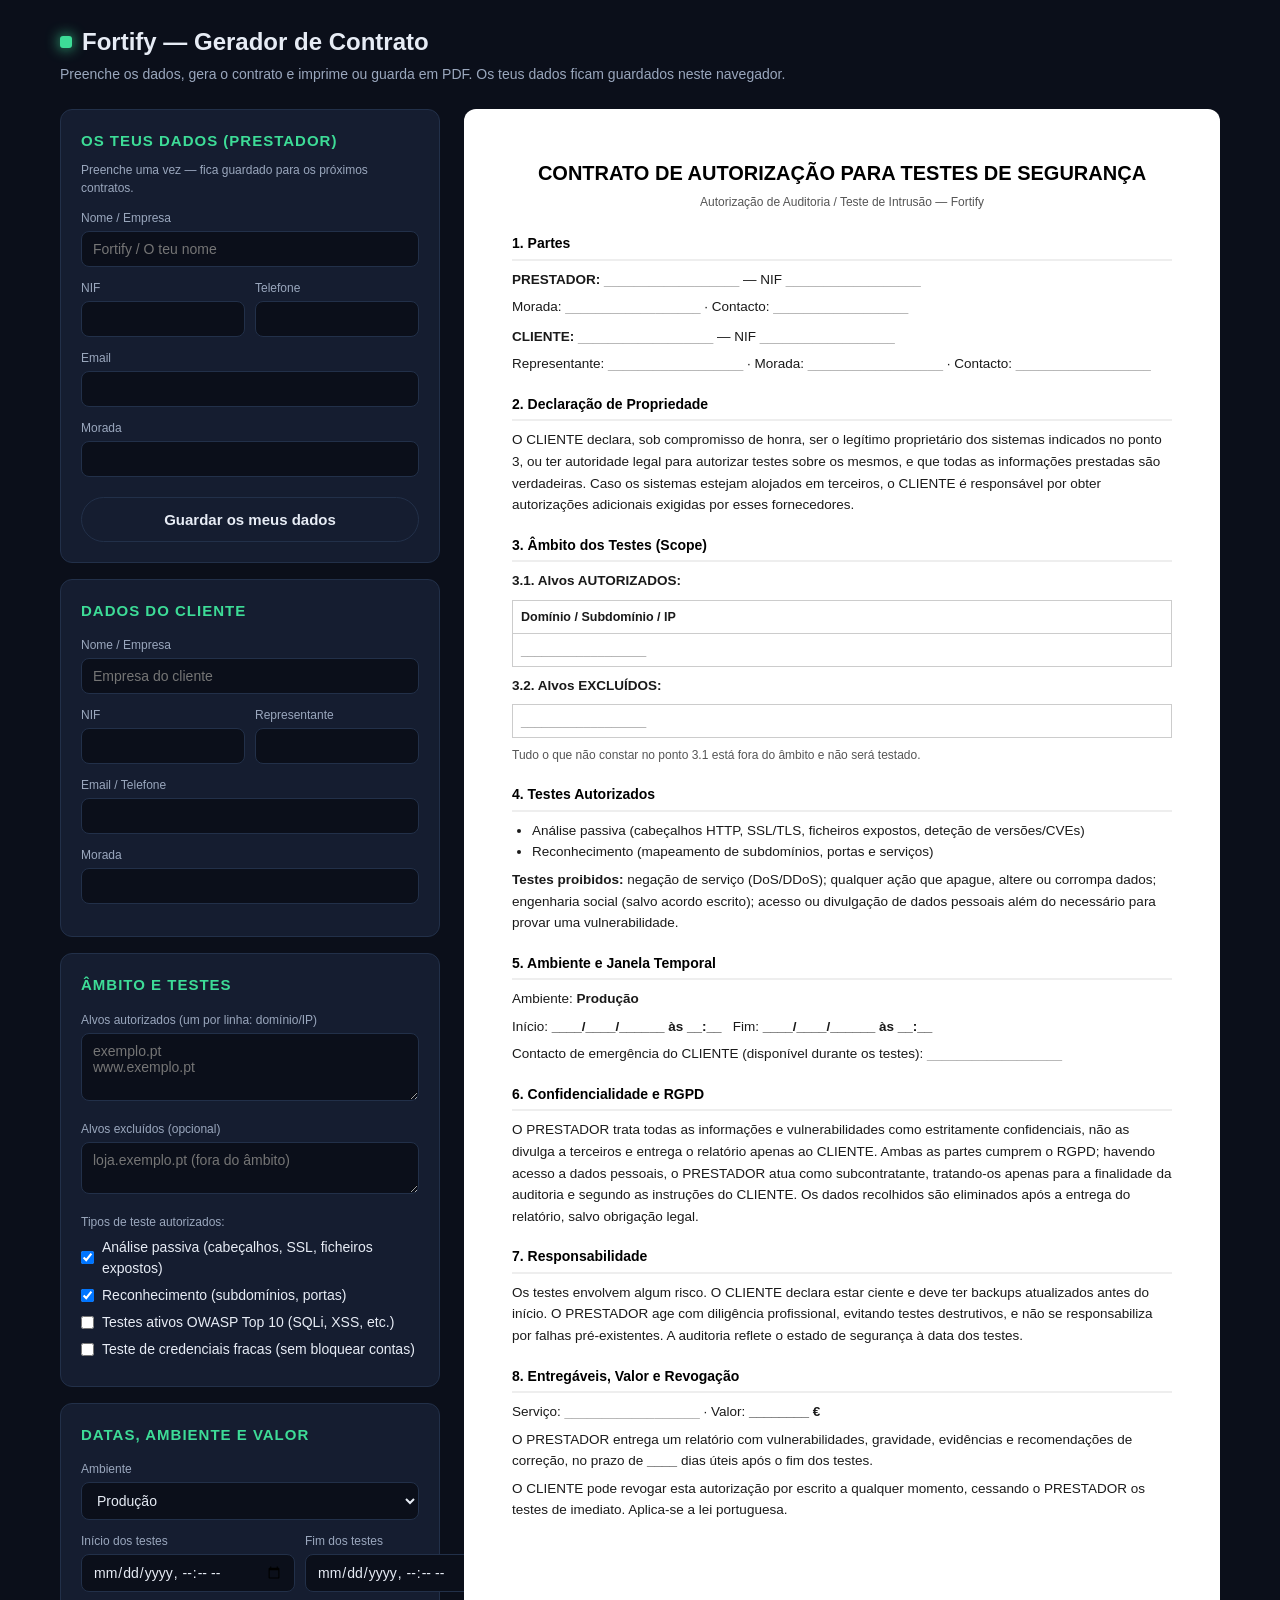
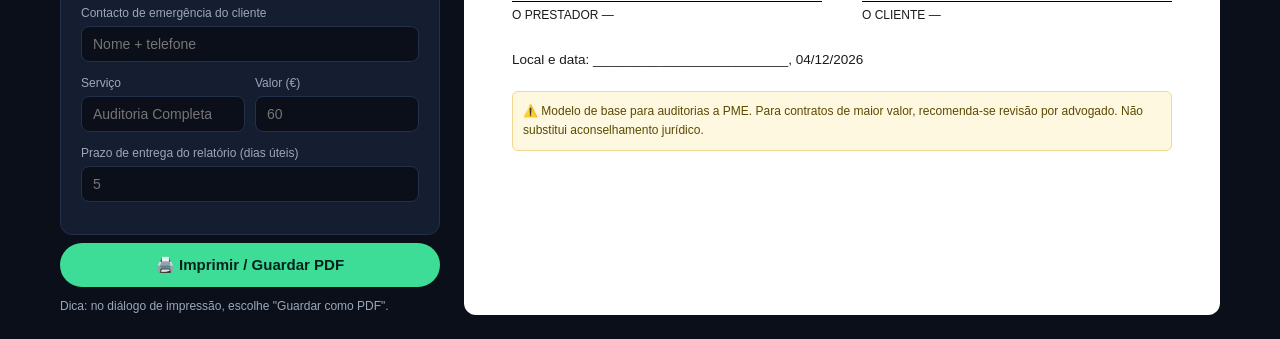
<file: site/gerador-contrato.html>
<!DOCTYPE html>
<html lang="pt">
<head>
<meta charset="UTF-8">
<meta name="viewport" content="width=device-width, initial-scale=1.0">
<title>Fortify — Gerador de Contrato de Autorização</title>
<style>
  :root{--bg:#0b0f1a;--card:#151d30;--line:#223049;--txt:#e7ecf5;--muted:#9aa7bd;--accent:#3ddc97;--radius:12px}
  *{box-sizing:border-box;margin:0;padding:0}
  body{background:var(--bg);color:var(--txt);font-family:-apple-system,BlinkMacSystemFont,"Segoe UI",Roboto,Arial,sans-serif;line-height:1.5}
  .wrap{max-width:1200px;margin:0 auto;padding:24px 20px}
  h1{font-size:24px;display:flex;align-items:center;gap:10px}
  .dot{width:12px;height:12px;border-radius:3px;background:var(--accent);box-shadow:0 0 14px var(--accent)}
  .muted{color:var(--muted);font-size:14px;margin-top:4px}
  .layout{display:grid;grid-template-columns:380px 1fr;gap:24px;margin-top:24px}
  @media(max-width:900px){.layout{grid-template-columns:1fr}}
  .panel{background:var(--card);border:1px solid var(--line);border-radius:var(--radius);padding:20px}
  .panel h2{font-size:15px;text-transform:uppercase;letter-spacing:1px;color:var(--accent);margin-bottom:14px}
  .field{margin-bottom:12px}
  label{display:block;font-size:12px;color:var(--muted);margin-bottom:4px}
  input,textarea,select{width:100%;background:var(--bg);border:1px solid var(--line);border-radius:8px;padding:9px 11px;color:var(--txt);font-size:14px;font-family:inherit}
  input:focus,textarea:focus,select:focus{outline:none;border-color:var(--accent)}
  .row{display:grid;grid-template-columns:1fr 1fr;gap:10px}
  .btn{display:inline-block;width:100%;background:var(--accent);color:#05231a;font-weight:700;border:none;padding:13px;border-radius:999px;font-size:15px;cursor:pointer;margin-top:8px}
  .btn.sec{background:transparent;color:var(--txt);border:1px solid var(--line)}
  .saved{font-size:12px;color:var(--accent);margin-top:6px;display:none}
  .chk{display:flex;align-items:center;gap:8px;margin:6px 0;font-size:14px;color:var(--txt)}
  .chk input{width:auto}
  .note{font-size:12px;color:var(--muted);margin-top:10px}

  /* PREVIEW / CONTRATO */
  #doc{background:#fff;color:#1a1a1a;border-radius:var(--radius);padding:48px;font-size:13.5px;line-height:1.6}
  #doc h2.t{font-size:20px;text-align:center;margin-bottom:4px;color:#000}
  #doc .st{text-align:center;color:#555;font-size:12px;margin-bottom:20px}
  #doc h3{font-size:14px;margin:18px 0 8px;border-bottom:2px solid #eee;padding-bottom:4px;color:#000}
  #doc p{margin:6px 0}
  #doc table{width:100%;border-collapse:collapse;margin:8px 0}
  #doc th,#doc td{border:1px solid #ccc;padding:6px 8px;text-align:left;font-size:12.5px}
  #doc .val{font-weight:600}
  #doc ul{margin:6px 0 6px 20px}
  #doc .sign{display:grid;grid-template-columns:1fr 1fr;gap:40px;margin-top:40px}
  #doc .sign .line{border-top:1px solid #000;margin-top:40px;padding-top:4px;font-size:12px}
  #doc .warn{background:#fff8e1;border:1px solid #f0d890;padding:10px;border-radius:6px;font-size:12px;margin-top:20px;color:#5a4a00}
  @media print{
    body{background:#fff}
    .wrap{padding:0;max-width:100%}
    .noprint{display:none!important}
    .layout{display:block}
    #doc{border-radius:0;padding:0}
  }
</style>
</head>
<body>
<div class="wrap">
  <div class="noprint">
    <h1><span class="dot"></span> Fortify — Gerador de Contrato</h1>
    <p class="muted">Preenche os dados, gera o contrato e imprime ou guarda em PDF. Os teus dados ficam guardados neste navegador.</p>
  </div>

  <div class="layout">
    <!-- FORM -->
    <div class="noprint">
      <div class="panel">
        <h2>Os teus dados (Prestador)</h2>
        <p class="note" style="margin-top:-6px;margin-bottom:12px">Preenche uma vez — fica guardado para os próximos contratos.</p>
        <div class="field"><label>Nome / Empresa</label><input id="p_nome" placeholder="Fortify / O teu nome"></div>
        <div class="row">
          <div class="field"><label>NIF</label><input id="p_nif"></div>
          <div class="field"><label>Telefone</label><input id="p_tel"></div>
        </div>
        <div class="field"><label>Email</label><input id="p_email"></div>
        <div class="field"><label>Morada</label><input id="p_morada"></div>
        <button class="btn sec" onclick="saveMe()">Guardar os meus dados</button>
        <div class="saved" id="savedMsg">✓ Dados guardados neste navegador</div>
      </div>

      <div class="panel" style="margin-top:16px">
        <h2>Dados do Cliente</h2>
        <div class="field"><label>Nome / Empresa</label><input id="c_nome" oninput="render()" placeholder="Empresa do cliente"></div>
        <div class="row">
          <div class="field"><label>NIF</label><input id="c_nif" oninput="render()"></div>
          <div class="field"><label>Representante</label><input id="c_rep" oninput="render()"></div>
        </div>
        <div class="field"><label>Email / Telefone</label><input id="c_contacto" oninput="render()"></div>
        <div class="field"><label>Morada</label><input id="c_morada" oninput="render()"></div>
      </div>

      <div class="panel" style="margin-top:16px">
        <h2>Âmbito e Testes</h2>
        <div class="field"><label>Alvos autorizados (um por linha: domínio/IP)</label><textarea id="alvos" rows="3" oninput="render()" placeholder="exemplo.pt&#10;www.exemplo.pt"></textarea></div>
        <div class="field"><label>Alvos excluídos (opcional)</label><textarea id="excl" rows="2" oninput="render()" placeholder="loja.exemplo.pt (fora do âmbito)"></textarea></div>
        <label>Tipos de teste autorizados:</label>
        <div class="chk"><input type="checkbox" id="t_passiva" checked onchange="render()"><span>Análise passiva (cabeçalhos, SSL, ficheiros expostos)</span></div>
        <div class="chk"><input type="checkbox" id="t_recon" checked onchange="render()"><span>Reconhecimento (subdomínios, portas)</span></div>
        <div class="chk"><input type="checkbox" id="t_ativo" onchange="render()"><span>Testes ativos OWASP Top 10 (SQLi, XSS, etc.)</span></div>
        <div class="chk"><input type="checkbox" id="t_cred" onchange="render()"><span>Teste de credenciais fracas (sem bloquear contas)</span></div>
      </div>

      <div class="panel" style="margin-top:16px">
        <h2>Datas, Ambiente e Valor</h2>
        <div class="field">
          <label>Ambiente</label>
          <select id="ambiente" onchange="render()"><option>Produção</option><option>Testes/Homologação</option></select>
        </div>
        <div class="row">
          <div class="field"><label>Início dos testes</label><input type="datetime-local" id="inicio" oninput="render()"></div>
          <div class="field"><label>Fim dos testes</label><input type="datetime-local" id="fim" oninput="render()"></div>
        </div>
        <div class="field"><label>Contacto de emergência do cliente</label><input id="emerg" oninput="render()" placeholder="Nome + telefone"></div>
        <div class="row">
          <div class="field"><label>Serviço</label><input id="servico" oninput="render()" placeholder="Auditoria Completa"></div>
          <div class="field"><label>Valor (€)</label><input id="valor" oninput="render()" placeholder="60"></div>
        </div>
        <div class="field"><label>Prazo de entrega do relatório (dias úteis)</label><input id="prazo" oninput="render()" placeholder="5"></div>
      </div>

      <button class="btn" onclick="window.print()">🖨️ Imprimir / Guardar PDF</button>
      <p class="note">Dica: no diálogo de impressão, escolhe "Guardar como PDF".</p>
    </div>

    <!-- CONTRATO -->
    <div id="doc"></div>
  </div>
</div>

<script>
  const $ = id => document.getElementById(id);
  const esc = s => (s||'').replace(/&/g,'&amp;').replace(/</g,'&lt;');
  const line = v => v && v.trim() ? '<span class="val">'+esc(v)+'</span>' : '<span style="color:#aaa">__________________</span>';
  const fdate = v => { if(!v) return '____/____/______ às __:__'; const d=new Date(v); return d.toLocaleDateString('pt-PT')+' às '+d.toLocaleTimeString('pt-PT',{hour:'2-digit',minute:'2-digit'}); };

  function saveMe(){
    const me={nome:$('p_nome').value,nif:$('p_nif').value,tel:$('p_tel').value,email:$('p_email').value,morada:$('p_morada').value};
    localStorage.setItem('fortify_prestador',JSON.stringify(me));
    const m=$('savedMsg'); m.style.display='block'; setTimeout(()=>m.style.display='none',2500);
    render();
  }
  function loadMe(){
    const raw=localStorage.getItem('fortify_prestador'); if(!raw) return;
    const me=JSON.parse(raw);
    $('p_nome').value=me.nome||'';$('p_nif').value=me.nif||'';$('p_tel').value=me.tel||'';$('p_email').value=me.email||'';$('p_morada').value=me.morada||'';
  }

  function testsList(){
    const t=[];
    if($('t_passiva').checked) t.push('Análise passiva (cabeçalhos HTTP, SSL/TLS, ficheiros expostos, deteção de versões/CVEs)');
    if($('t_recon').checked) t.push('Reconhecimento (mapeamento de subdomínios, portas e serviços)');
    if($('t_ativo').checked) t.push('Testes ativos OWASP Top 10 (SQL Injection, XSS, autenticação, controlo de acessos, CSRF)');
    if($('t_cred').checked) t.push('Teste de credenciais fracas, sem bloqueio de contas');
    return t.length? '<ul>'+t.map(x=>'<li>'+x+'</li>').join('')+'</ul>' : '<p style="color:#aaa">(nenhum selecionado)</p>';
  }
  function targets(id){
    const v=$(id).value.split('\n').map(s=>s.trim()).filter(Boolean);
    if(!v.length) return '<tr><td style="color:#aaa">__________________</td></tr>';
    return v.map(x=>'<tr><td>'+esc(x)+'</td></tr>').join('');
  }

  function render(){
    const d=new Date().toLocaleDateString('pt-PT');
    $('doc').innerHTML = `
      <h2 class="t">CONTRATO DE AUTORIZAÇÃO PARA TESTES DE SEGURANÇA</h2>
      <div class="st">Autorização de Auditoria / Teste de Intrusão — Fortify</div>

      <h3>1. Partes</h3>
      <p><b>PRESTADOR:</b> ${line($('p_nome').value)} — NIF ${line($('p_nif').value)}</p>
      <p>Morada: ${line($('p_morada').value)} · Contacto: ${line($('p_email').value)} ${$('p_tel').value?' / '+esc($('p_tel').value):''}</p>
      <p style="margin-top:8px"><b>CLIENTE:</b> ${line($('c_nome').value)} — NIF ${line($('c_nif').value)}</p>
      <p>Representante: ${line($('c_rep').value)} · Morada: ${line($('c_morada').value)} · Contacto: ${line($('c_contacto').value)}</p>

      <h3>2. Declaração de Propriedade</h3>
      <p>O CLIENTE declara, sob compromisso de honra, ser o legítimo proprietário dos sistemas indicados no ponto 3, ou ter autoridade legal para autorizar testes sobre os mesmos, e que todas as informações prestadas são verdadeiras. Caso os sistemas estejam alojados em terceiros, o CLIENTE é responsável por obter autorizações adicionais exigidas por esses fornecedores.</p>

      <h3>3. Âmbito dos Testes (Scope)</h3>
      <p><b>3.1. Alvos AUTORIZADOS:</b></p>
      <table><thead><tr><th>Domínio / Subdomínio / IP</th></tr></thead><tbody>${targets('alvos')}</tbody></table>
      <p style="margin-top:8px"><b>3.2. Alvos EXCLUÍDOS:</b></p>
      <table><tbody>${targets('excl')}</tbody></table>
      <p style="font-size:12px;color:#555">Tudo o que não constar no ponto 3.1 está fora do âmbito e não será testado.</p>

      <h3>4. Testes Autorizados</h3>
      ${testsList()}
      <p style="margin-top:6px"><b>Testes proibidos:</b> negação de serviço (DoS/DDoS); qualquer ação que apague, altere ou corrompa dados; engenharia social (salvo acordo escrito); acesso ou divulgação de dados pessoais além do necessário para provar uma vulnerabilidade.</p>

      <h3>5. Ambiente e Janela Temporal</h3>
      <p>Ambiente: <span class="val">${esc($('ambiente').value)}</span></p>
      <p>Início: <span class="val">${fdate($('inicio').value)}</span> &nbsp; Fim: <span class="val">${fdate($('fim').value)}</span></p>
      <p>Contacto de emergência do CLIENTE (disponível durante os testes): ${line($('emerg').value)}</p>

      <h3>6. Confidencialidade e RGPD</h3>
      <p>O PRESTADOR trata todas as informações e vulnerabilidades como estritamente confidenciais, não as divulga a terceiros e entrega o relatório apenas ao CLIENTE. Ambas as partes cumprem o RGPD; havendo acesso a dados pessoais, o PRESTADOR atua como subcontratante, tratando-os apenas para a finalidade da auditoria e segundo as instruções do CLIENTE. Os dados recolhidos são eliminados após a entrega do relatório, salvo obrigação legal.</p>

      <h3>7. Responsabilidade</h3>
      <p>Os testes envolvem algum risco. O CLIENTE declara estar ciente e deve ter backups atualizados antes do início. O PRESTADOR age com diligência profissional, evitando testes destrutivos, e não se responsabiliza por falhas pré-existentes. A auditoria reflete o estado de segurança à data dos testes.</p>

      <h3>8. Entregáveis, Valor e Revogação</h3>
      <p>Serviço: ${line($('servico').value)} · Valor: <span class="val">${$('valor').value?esc($('valor').value)+' €':'________ €'}</span></p>
      <p>O PRESTADOR entrega um relatório com vulnerabilidades, gravidade, evidências e recomendações de correção, no prazo de <span class="val">${$('prazo').value?esc($('prazo').value):'____'}</span> dias úteis após o fim dos testes.</p>
      <p>O CLIENTE pode revogar esta autorização por escrito a qualquer momento, cessando o PRESTADOR os testes de imediato. Aplica-se a lei portuguesa.</p>

      <div class="sign">
        <div><div class="line">O PRESTADOR — ${esc($('p_nome').value||'')}</div></div>
        <div><div class="line">O CLIENTE — ${esc($('c_nome').value||'')}</div></div>
      </div>
      <p style="margin-top:24px">Local e data: __________________________, ${d}</p>

      <div class="warn">⚠️ Modelo de base para auditorias a PME. Para contratos de maior valor, recomenda-se revisão por advogado. Não substitui aconselhamento jurídico.</div>
    `;
  }

  loadMe(); render();
</script>
</body>
</html>
</file>
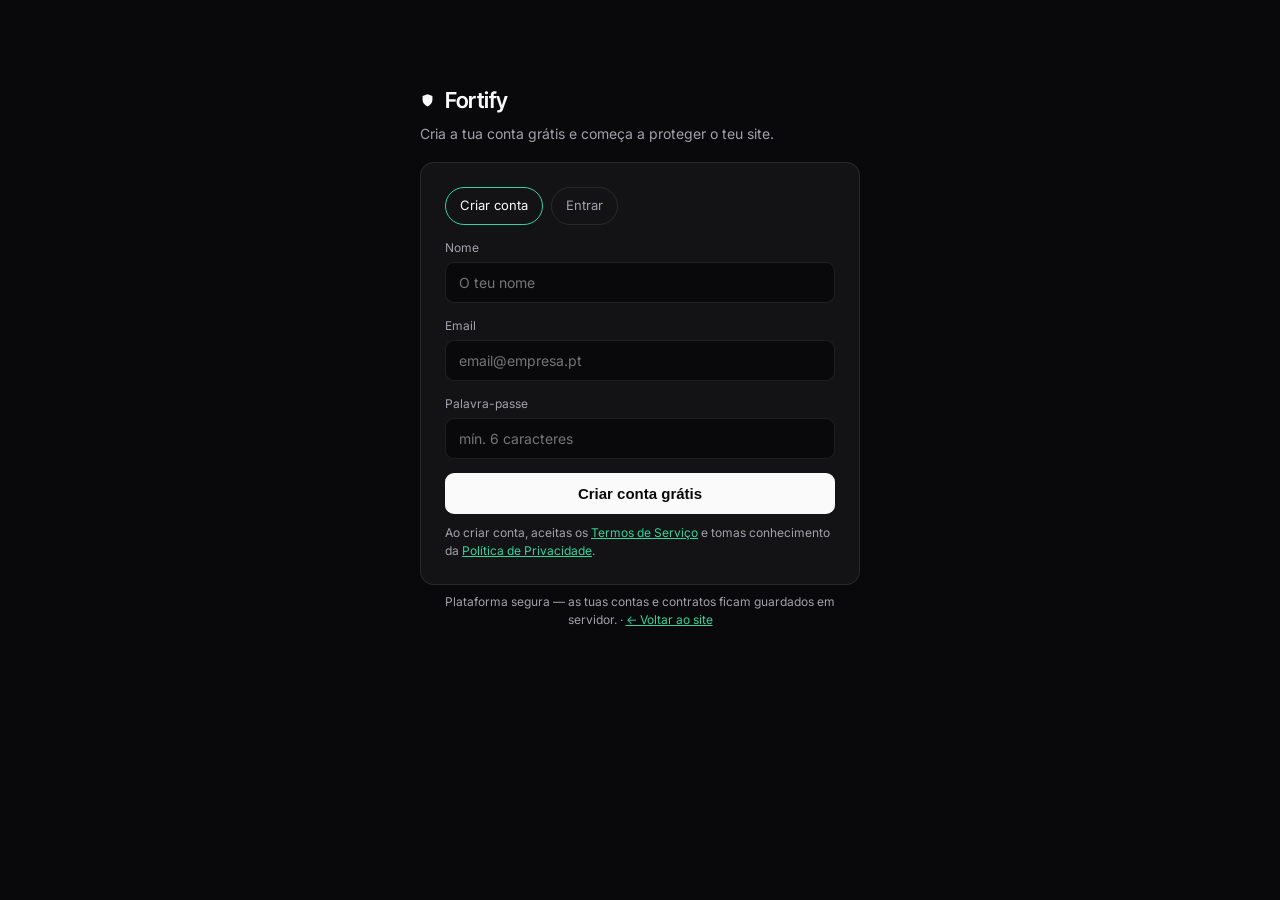
<file: site/plataforma.html>
<!DOCTYPE html>
<html lang="pt">
<head>
<meta charset="UTF-8">
<meta name="viewport" content="width=device-width, initial-scale=1.0">
<title>Fortify — Plataforma</title>
<link rel="preconnect" href="https://fonts.googleapis.com">
<link rel="preconnect" href="https://fonts.gstatic.com" crossorigin>
<link href="https://fonts.googleapis.com/css2?family=Inter+Tight:wght@500;600;700&family=Inter:wght@400;500;600;700&display=swap" rel="stylesheet">
<link rel="stylesheet" href="assets/plataforma.css">
</head>
<body>
<div class="wrap" id="app"><p class="muted p1">A carregar…</p></div>

<script src="assets/plataforma.js"></script>
</body>
</html>
</file>
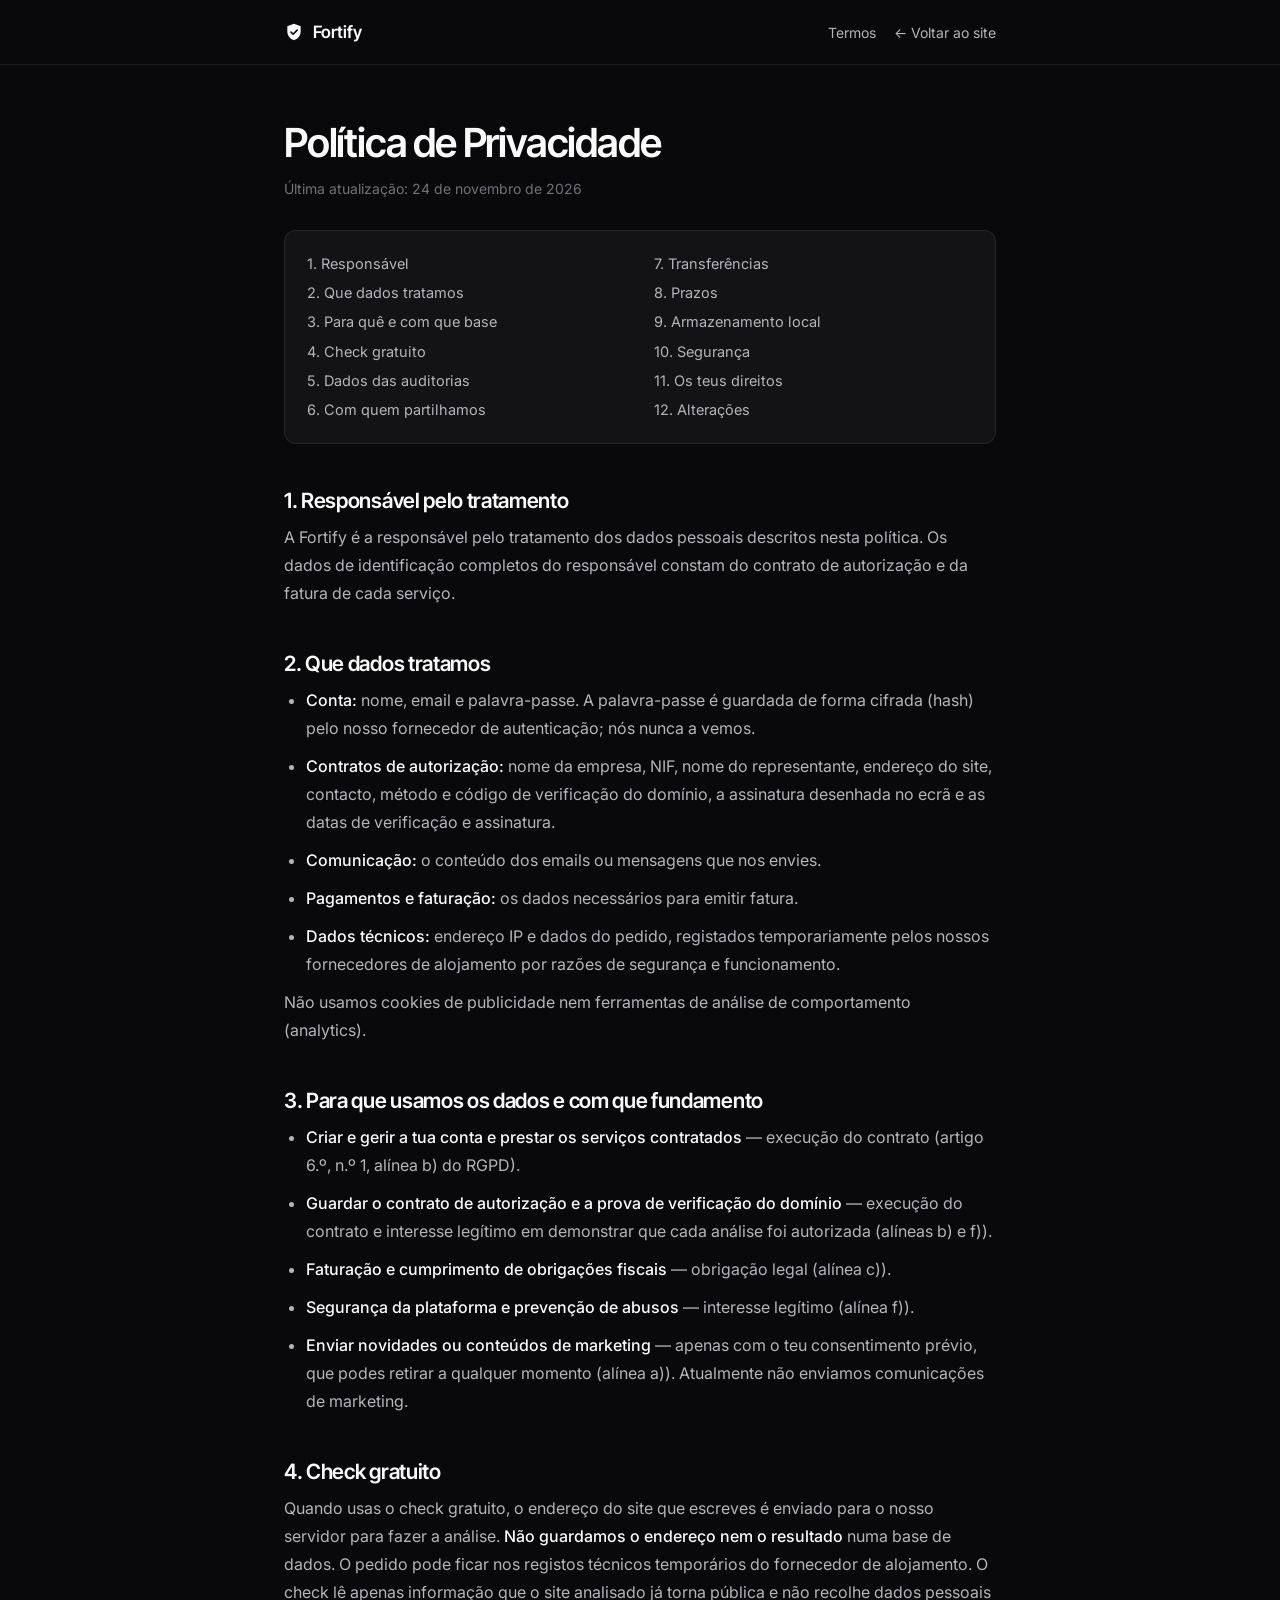
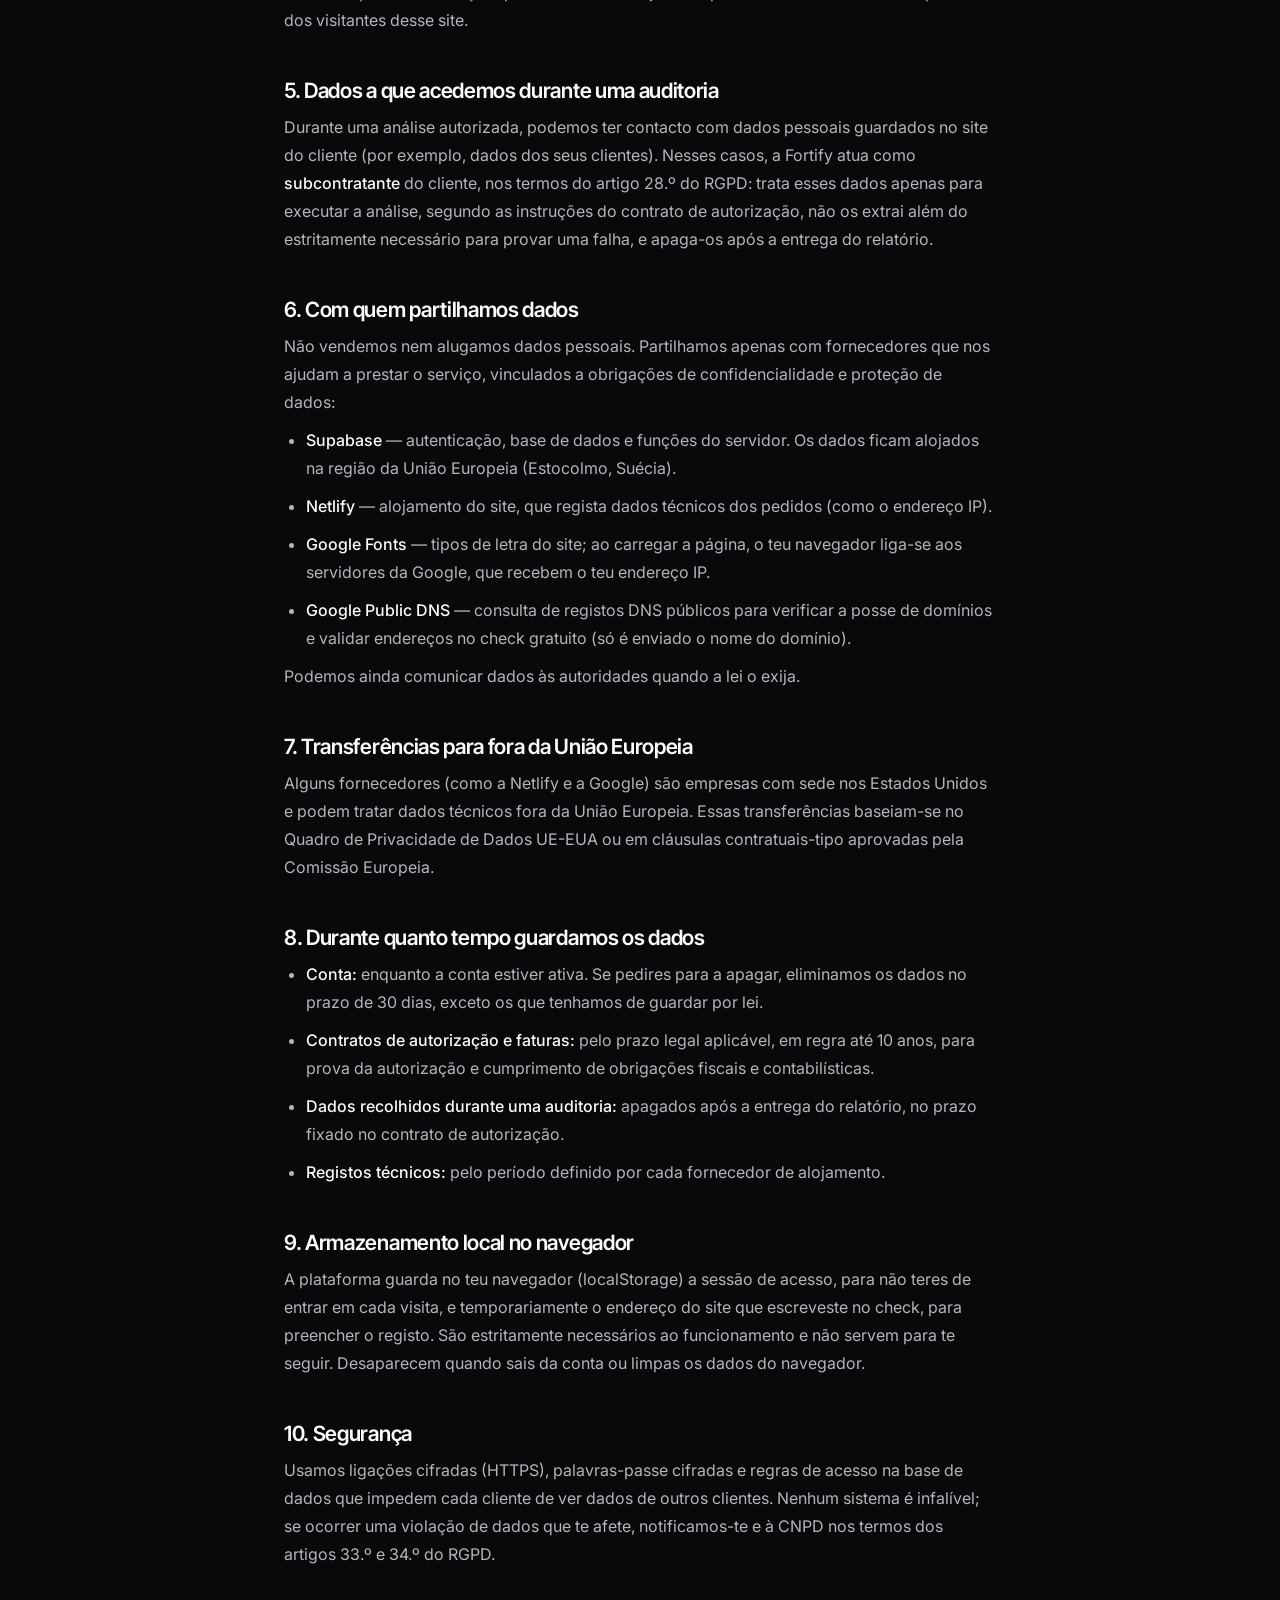
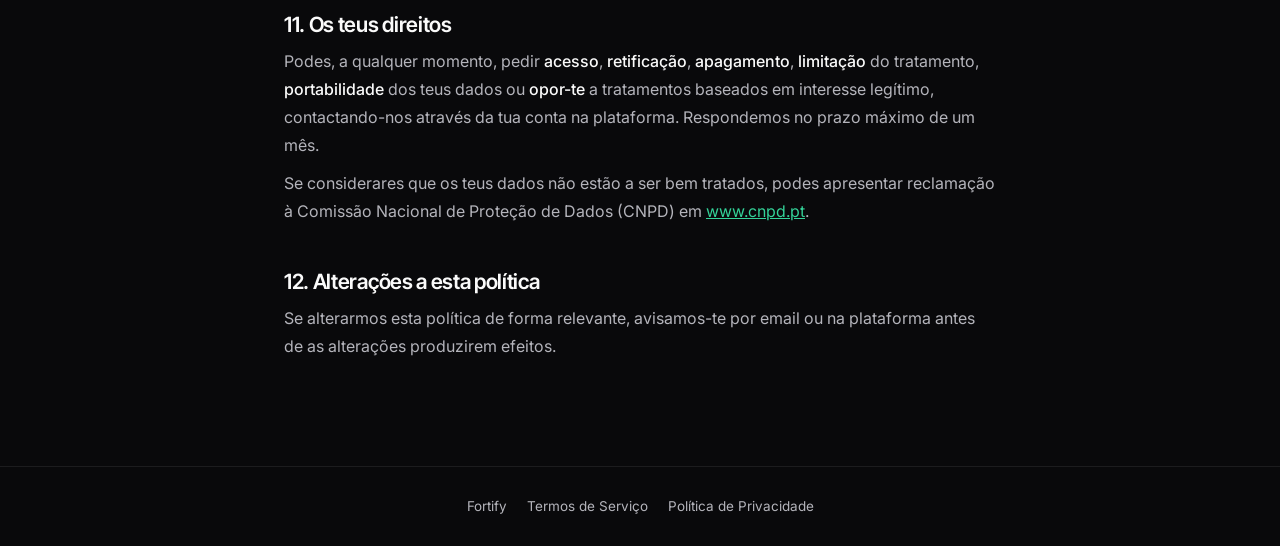
<file: site/privacidade.html>
<!DOCTYPE html>
<html lang="pt">
<head>
<meta charset="UTF-8">
<meta name="viewport" content="width=device-width, initial-scale=1.0">
<title>Política de Privacidade — Fortify</title>
<link rel="preconnect" href="https://fonts.googleapis.com">
<link rel="preconnect" href="https://fonts.gstatic.com" crossorigin>
<link href="https://fonts.googleapis.com/css2?family=Inter+Tight:wght@600&family=Inter:wght@400;500;600&display=swap" rel="stylesheet">
<link rel="stylesheet" href="assets/legal.css">
</head>
<body>
<header><div class="top">
  <a class="logo" href="index.html"><svg width="20" height="20" viewBox="0 0 24 24"><path d="M12 2.2l8 3v6.2c0 5.1-3.3 8.9-8 10.4-4.7-1.5-8-5.3-8-10.4V5.2l8-3z" fill="#fafafa"/><path d="M8.4 12.2l2.5 2.5 4.9-5" stroke="#09090b" stroke-width="2" fill="none" stroke-linecap="round" stroke-linejoin="round"/></svg>Fortify</a>
  <nav><a href="termos.html">Termos</a><a href="index.html">← Voltar ao site</a></nav>
</div></header>

<main>
  <h1>Política de Privacidade</h1>
  <p class="upd">Última atualização: 24 de novembro de 2026</p>


  <nav class="toc">
    <a href="#p1">1. Responsável</a><a href="#p2">2. Que dados tratamos</a><a href="#p3">3. Para quê e com que base</a><a href="#p4">4. Check gratuito</a>
    <a href="#p5">5. Dados das auditorias</a><a href="#p6">6. Com quem partilhamos</a><a href="#p7">7. Transferências</a><a href="#p8">8. Prazos</a>
    <a href="#p9">9. Armazenamento local</a><a href="#p10">10. Segurança</a><a href="#p11">11. Os teus direitos</a><a href="#p12">12. Alterações</a>
  </nav>

  <h2 id="p1">1. Responsável pelo tratamento</h2>
  <p>A Fortify é a responsável pelo tratamento dos dados pessoais descritos nesta política. Os dados de identificação completos do responsável constam do contrato de autorização e da fatura de cada serviço.</p>

  <h2 id="p2">2. Que dados tratamos</h2>
  <ul>
    <li><b>Conta:</b> nome, email e palavra-passe. A palavra-passe é guardada de forma cifrada (hash) pelo nosso fornecedor de autenticação; nós nunca a vemos.</li>
    <li><b>Contratos de autorização:</b> nome da empresa, NIF, nome do representante, endereço do site, contacto, método e código de verificação do domínio, a assinatura desenhada no ecrã e as datas de verificação e assinatura.</li>
    <li><b>Comunicação:</b> o conteúdo dos emails ou mensagens que nos envies.</li>
    <li><b>Pagamentos e faturação:</b> os dados necessários para emitir fatura.</li>
    <li><b>Dados técnicos:</b> endereço IP e dados do pedido, registados temporariamente pelos nossos fornecedores de alojamento por razões de segurança e funcionamento.</li>
  </ul>
  <p>Não usamos cookies de publicidade nem ferramentas de análise de comportamento (analytics).</p>

  <h2 id="p3">3. Para que usamos os dados e com que fundamento</h2>
  <ul>
    <li><b>Criar e gerir a tua conta e prestar os serviços contratados</b> — execução do contrato (artigo 6.º, n.º 1, alínea b) do RGPD).</li>
    <li><b>Guardar o contrato de autorização e a prova de verificação do domínio</b> — execução do contrato e interesse legítimo em demonstrar que cada análise foi autorizada (alíneas b) e f)).</li>
    <li><b>Faturação e cumprimento de obrigações fiscais</b> — obrigação legal (alínea c)).</li>
    <li><b>Segurança da plataforma e prevenção de abusos</b> — interesse legítimo (alínea f)).</li>
    <li><b>Enviar novidades ou conteúdos de marketing</b> — apenas com o teu consentimento prévio, que podes retirar a qualquer momento (alínea a)). Atualmente não enviamos comunicações de marketing.</li>
  </ul>

  <h2 id="p4">4. Check gratuito</h2>
  <p>Quando usas o check gratuito, o endereço do site que escreves é enviado para o nosso servidor para fazer a análise. <b>Não guardamos o endereço nem o resultado</b> numa base de dados. O pedido pode ficar nos registos técnicos temporários do fornecedor de alojamento. O check lê apenas informação que o site analisado já torna pública e não recolhe dados pessoais dos visitantes desse site.</p>

  <h2 id="p5">5. Dados a que acedemos durante uma auditoria</h2>
  <p>Durante uma análise autorizada, podemos ter contacto com dados pessoais guardados no site do cliente (por exemplo, dados dos seus clientes). Nesses casos, a Fortify atua como <b>subcontratante</b> do cliente, nos termos do artigo 28.º do RGPD: trata esses dados apenas para executar a análise, segundo as instruções do contrato de autorização, não os extrai além do estritamente necessário para provar uma falha, e apaga-os após a entrega do relatório.</p>

  <h2 id="p6">6. Com quem partilhamos dados</h2>
  <p>Não vendemos nem alugamos dados pessoais. Partilhamos apenas com fornecedores que nos ajudam a prestar o serviço, vinculados a obrigações de confidencialidade e proteção de dados:</p>
  <ul>
    <li><b>Supabase</b> — autenticação, base de dados e funções do servidor. Os dados ficam alojados na região da União Europeia (Estocolmo, Suécia).</li>
    <li><b>Netlify</b> — alojamento do site, que regista dados técnicos dos pedidos (como o endereço IP).</li>
    <li><b>Google Fonts</b> — tipos de letra do site; ao carregar a página, o teu navegador liga-se aos servidores da Google, que recebem o teu endereço IP.</li>
    <li><b>Google Public DNS</b> — consulta de registos DNS públicos para verificar a posse de domínios e validar endereços no check gratuito (só é enviado o nome do domínio).</li>
  </ul>
  <p>Podemos ainda comunicar dados às autoridades quando a lei o exija.</p>

  <h2 id="p7">7. Transferências para fora da União Europeia</h2>
  <p>Alguns fornecedores (como a Netlify e a Google) são empresas com sede nos Estados Unidos e podem tratar dados técnicos fora da União Europeia. Essas transferências baseiam-se no Quadro de Privacidade de Dados UE-EUA ou em cláusulas contratuais-tipo aprovadas pela Comissão Europeia.</p>

  <h2 id="p8">8. Durante quanto tempo guardamos os dados</h2>
  <ul>
    <li><b>Conta:</b> enquanto a conta estiver ativa. Se pedires para a apagar, eliminamos os dados no prazo de 30 dias, exceto os que tenhamos de guardar por lei.</li>
    <li><b>Contratos de autorização e faturas:</b> pelo prazo legal aplicável, em regra até 10 anos, para prova da autorização e cumprimento de obrigações fiscais e contabilísticas.</li>
    <li><b>Dados recolhidos durante uma auditoria:</b> apagados após a entrega do relatório, no prazo fixado no contrato de autorização.</li>
    <li><b>Registos técnicos:</b> pelo período definido por cada fornecedor de alojamento.</li>
  </ul>

  <h2 id="p9">9. Armazenamento local no navegador</h2>
  <p>A plataforma guarda no teu navegador (localStorage) a sessão de acesso, para não teres de entrar em cada visita, e temporariamente o endereço do site que escreveste no check, para preencher o registo. São estritamente necessários ao funcionamento e não servem para te seguir. Desaparecem quando sais da conta ou limpas os dados do navegador.</p>

  <h2 id="p10">10. Segurança</h2>
  <p>Usamos ligações cifradas (HTTPS), palavras-passe cifradas e regras de acesso na base de dados que impedem cada cliente de ver dados de outros clientes. Nenhum sistema é infalível; se ocorrer uma violação de dados que te afete, notificamos-te e à CNPD nos termos dos artigos 33.º e 34.º do RGPD.</p>

  <h2 id="p11">11. Os teus direitos</h2>
  <p>Podes, a qualquer momento, pedir <b>acesso</b>, <b>retificação</b>, <b>apagamento</b>, <b>limitação</b> do tratamento, <b>portabilidade</b> dos teus dados ou <b>opor-te</b> a tratamentos baseados em interesse legítimo, contactando-nos através da tua conta na plataforma. Respondemos no prazo máximo de um mês.</p>
  <p>Se considerares que os teus dados não estão a ser bem tratados, podes apresentar reclamação à Comissão Nacional de Proteção de Dados (CNPD) em <a href="https://www.cnpd.pt" rel="noopener">www.cnpd.pt</a>.</p>

  <h2 id="p12">12. Alterações a esta política</h2>
  <p>Se alterarmos esta política de forma relevante, avisamos-te por email ou na plataforma antes de as alterações produzirem efeitos.</p>
</main>

<footer><a href="index.html">Fortify</a><a href="termos.html">Termos de Serviço</a><a href="privacidade.html">Política de Privacidade</a></footer>
</body>
</html>
</file>
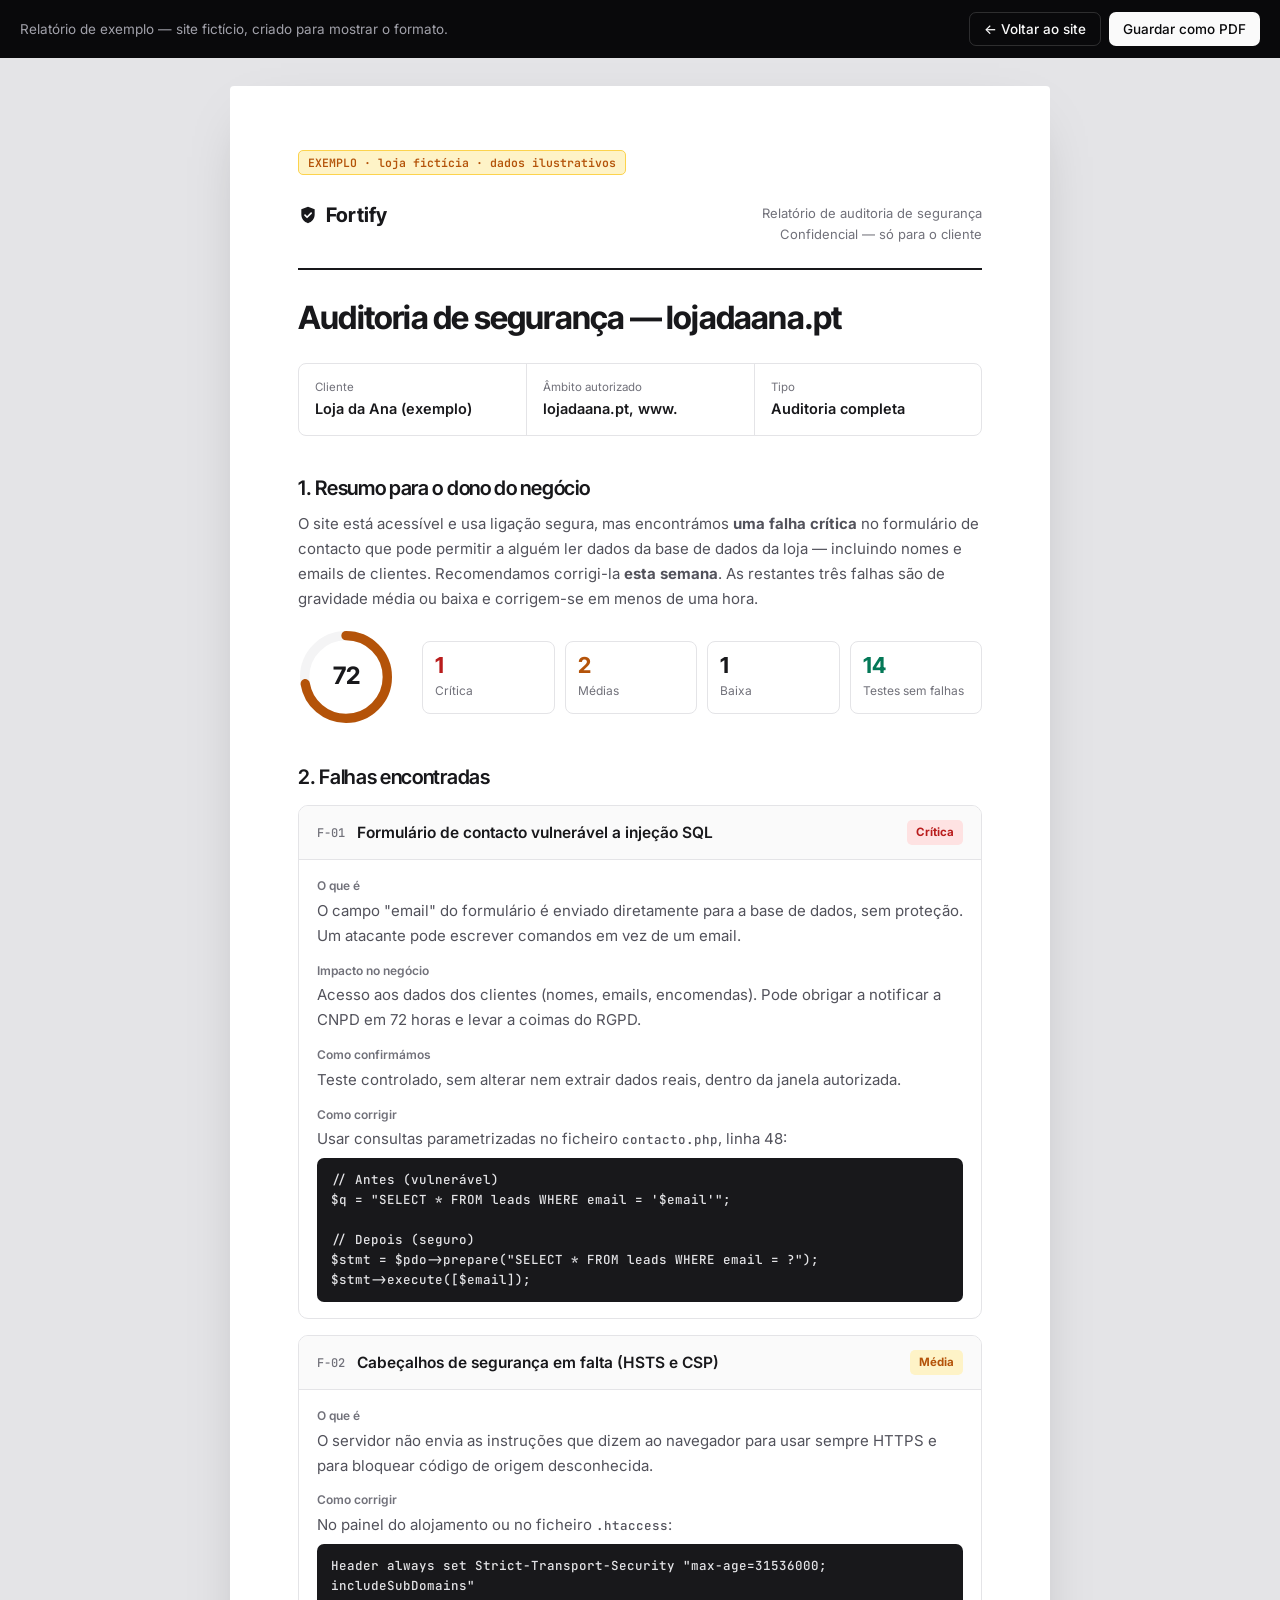
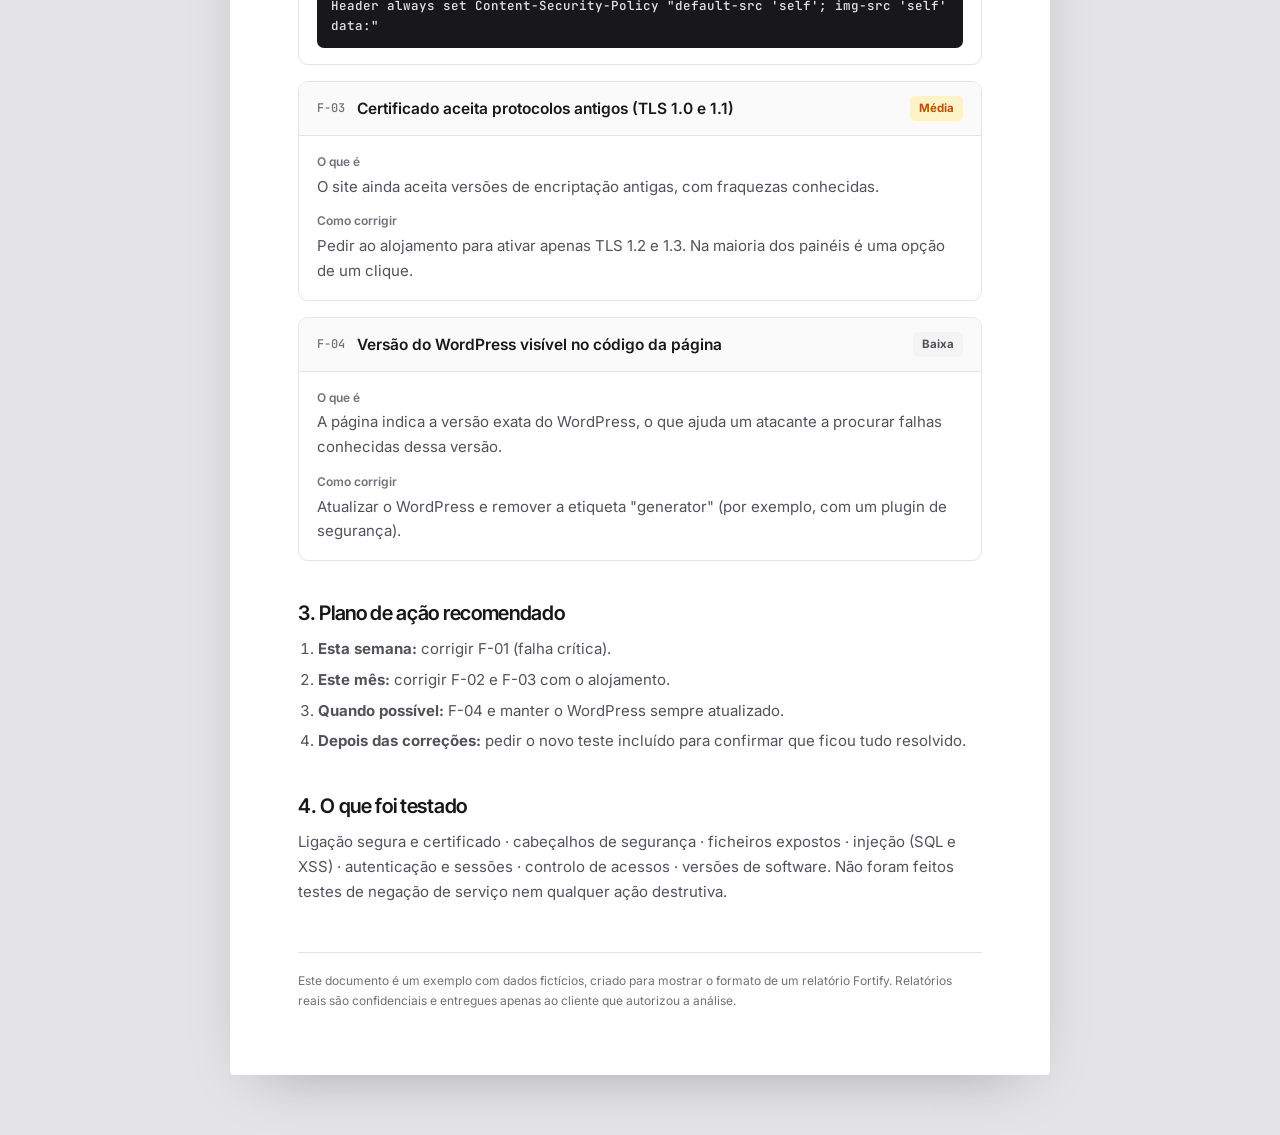
<file: site/relatorio-exemplo.html>
<!DOCTYPE html>
<html lang="pt">
<head>
<meta charset="UTF-8">
<meta name="viewport" content="width=device-width, initial-scale=1.0">
<title>Relatório de exemplo — Fortify</title>
<meta name="robots" content="noindex">
<link rel="preconnect" href="https://fonts.googleapis.com">
<link rel="preconnect" href="https://fonts.gstatic.com" crossorigin>
<link href="https://fonts.googleapis.com/css2?family=Inter+Tight:wght@600;700&family=Inter:wght@400;500;600&family=JetBrains+Mono:wght@500&display=swap" rel="stylesheet">
<link rel="stylesheet" href="assets/relatorio.css">
</head>
<body>
<div class="bar">
  <span>Relatório de exemplo — site fictício, criado para mostrar o formato.</span>
  <span class="r1"><a class="ghost" href="index.html">← Voltar ao site</a><button data-act="print">Guardar como PDF</button></span>
</div>

<article class="page">
  <span class="sample">EXEMPLO · loja fictícia · dados ilustrativos</span>
  <div class="brand">
    <div class="l"><svg width="20" height="20" viewBox="0 0 24 24"><path d="M12 2.2l8 3v6.2c0 5.1-3.3 8.9-8 10.4-4.7-1.5-8-5.3-8-10.4V5.2l8-3z" fill="#18181b"/><path d="M8.4 12.2l2.5 2.5 4.9-5" stroke="#fff" stroke-width="2" fill="none" stroke-linecap="round" stroke-linejoin="round"/></svg>Fortify</div>
    <div class="r">Relatório de auditoria de segurança<br>Confidencial — só para o cliente</div>
  </div>

  <h1>Auditoria de segurança — lojadaana.pt</h1>
  <div class="meta">
    <div><small>Cliente</small><b>Loja da Ana (exemplo)</b></div>
    <div><small>Âmbito autorizado</small><b>lojadaana.pt, www.</b></div>
    <div><small>Tipo</small><b>Auditoria completa</b></div>
  </div>

  <h2>1. Resumo para o dono do negócio</h2>
  <p>O site está acessível e usa ligação segura, mas encontrámos <b>uma falha crítica</b> no formulário de contacto que pode permitir a alguém ler dados da base de dados da loja — incluindo nomes e emails de clientes. Recomendamos corrigi-la <b>esta semana</b>. As restantes três falhas são de gravidade média ou baixa e corrigem-se em menos de uma hora.</p>
  <div class="score">
    <svg class="ring" viewBox="0 0 36 36"><circle cx="18" cy="18" r="15.5" fill="none" stroke="#f4f4f5" stroke-width="3.5"/><circle cx="18" cy="18" r="15.5" fill="none" stroke="#b45309" stroke-width="3.5" stroke-linecap="round" stroke-dasharray="97.4" stroke-dashoffset="27" transform="rotate(-90 18 18)"/><text x="18" y="20.5" text-anchor="middle" font-family="Inter Tight" font-size="9" font-weight="700" fill="#18181b">72</text></svg>
    <div class="sum">
      <div><b class="r2">1</b><small>Crítica</small></div>
      <div><b class="r3">2</b><small>Médias</small></div>
      <div><b>1</b><small>Baixa</small></div>
      <div><b class="ok">14</b><small>Testes sem falhas</small></div>
    </div>
  </div>

  <h2>2. Falhas encontradas</h2>

  <div class="f">
    <div class="fh"><span class="id">F-01</span><h3>Formulário de contacto vulnerável a injeção SQL</h3><span class="sv c">Crítica</span></div>
    <dl class="fb">
      <dt>O que é</dt><dd>O campo "email" do formulário é enviado diretamente para a base de dados, sem proteção. Um atacante pode escrever comandos em vez de um email.</dd>
      <dt>Impacto no negócio</dt><dd>Acesso aos dados dos clientes (nomes, emails, encomendas). Pode obrigar a notificar a CNPD em 72 horas e levar a coimas do RGPD.</dd>
      <dt>Como confirmámos</dt><dd>Teste controlado, sem alterar nem extrair dados reais, dentro da janela autorizada.</dd>
      <dt>Como corrigir</dt><dd>Usar consultas parametrizadas no ficheiro <code>contacto.php</code>, linha 48:
<pre>// Antes (vulnerável)
$q = "SELECT * FROM leads WHERE email = '$email'";

// Depois (seguro)
$stmt = $pdo->prepare("SELECT * FROM leads WHERE email = ?");
$stmt->execute([$email]);</pre></dd>
    </dl>
  </div>

  <div class="f">
    <div class="fh"><span class="id">F-02</span><h3>Cabeçalhos de segurança em falta (HSTS e CSP)</h3><span class="sv m">Média</span></div>
    <dl class="fb">
      <dt>O que é</dt><dd>O servidor não envia as instruções que dizem ao navegador para usar sempre HTTPS e para bloquear código de origem desconhecida.</dd>
      <dt>Como corrigir</dt><dd>No painel do alojamento ou no ficheiro <code>.htaccess</code>:
<pre>Header always set Strict-Transport-Security "max-age=31536000; includeSubDomains"
Header always set Content-Security-Policy "default-src 'self'; img-src 'self' data:"</pre></dd>
    </dl>
  </div>

  <div class="f">
    <div class="fh"><span class="id">F-03</span><h3>Certificado aceita protocolos antigos (TLS 1.0 e 1.1)</h3><span class="sv m">Média</span></div>
    <dl class="fb">
      <dt>O que é</dt><dd>O site ainda aceita versões de encriptação antigas, com fraquezas conhecidas.</dd>
      <dt>Como corrigir</dt><dd>Pedir ao alojamento para ativar apenas TLS 1.2 e 1.3. Na maioria dos painéis é uma opção de um clique.</dd>
    </dl>
  </div>

  <div class="f">
    <div class="fh"><span class="id">F-04</span><h3>Versão do WordPress visível no código da página</h3><span class="sv b">Baixa</span></div>
    <dl class="fb">
      <dt>O que é</dt><dd>A página indica a versão exata do WordPress, o que ajuda um atacante a procurar falhas conhecidas dessa versão.</dd>
      <dt>Como corrigir</dt><dd>Atualizar o WordPress e remover a etiqueta "generator" (por exemplo, com um plugin de segurança).</dd>
    </dl>
  </div>

  <h2>3. Plano de ação recomendado</h2>
  <ol class="plan">
    <li><b>Esta semana:</b> corrigir F-01 (falha crítica).</li>
    <li><b>Este mês:</b> corrigir F-02 e F-03 com o alojamento.</li>
    <li><b>Quando possível:</b> F-04 e manter o WordPress sempre atualizado.</li>
    <li><b>Depois das correções:</b> pedir o novo teste incluído para confirmar que ficou tudo resolvido.</li>
  </ol>

  <h2>4. O que foi testado</h2>
  <p>Ligação segura e certificado · cabeçalhos de segurança · ficheiros expostos · injeção (SQL e XSS) · autenticação e sessões · controlo de acessos · versões de software. Não foram feitos testes de negação de serviço nem qualquer ação destrutiva.</p>

  <div class="foot">Este documento é um exemplo com dados fictícios, criado para mostrar o formato de um relatório Fortify. Relatórios reais são confidenciais e entregues apenas ao cliente que autorizou a análise.</div>
</article>
<script src="assets/relatorio.js"></script>
</body>
</html>
</file>
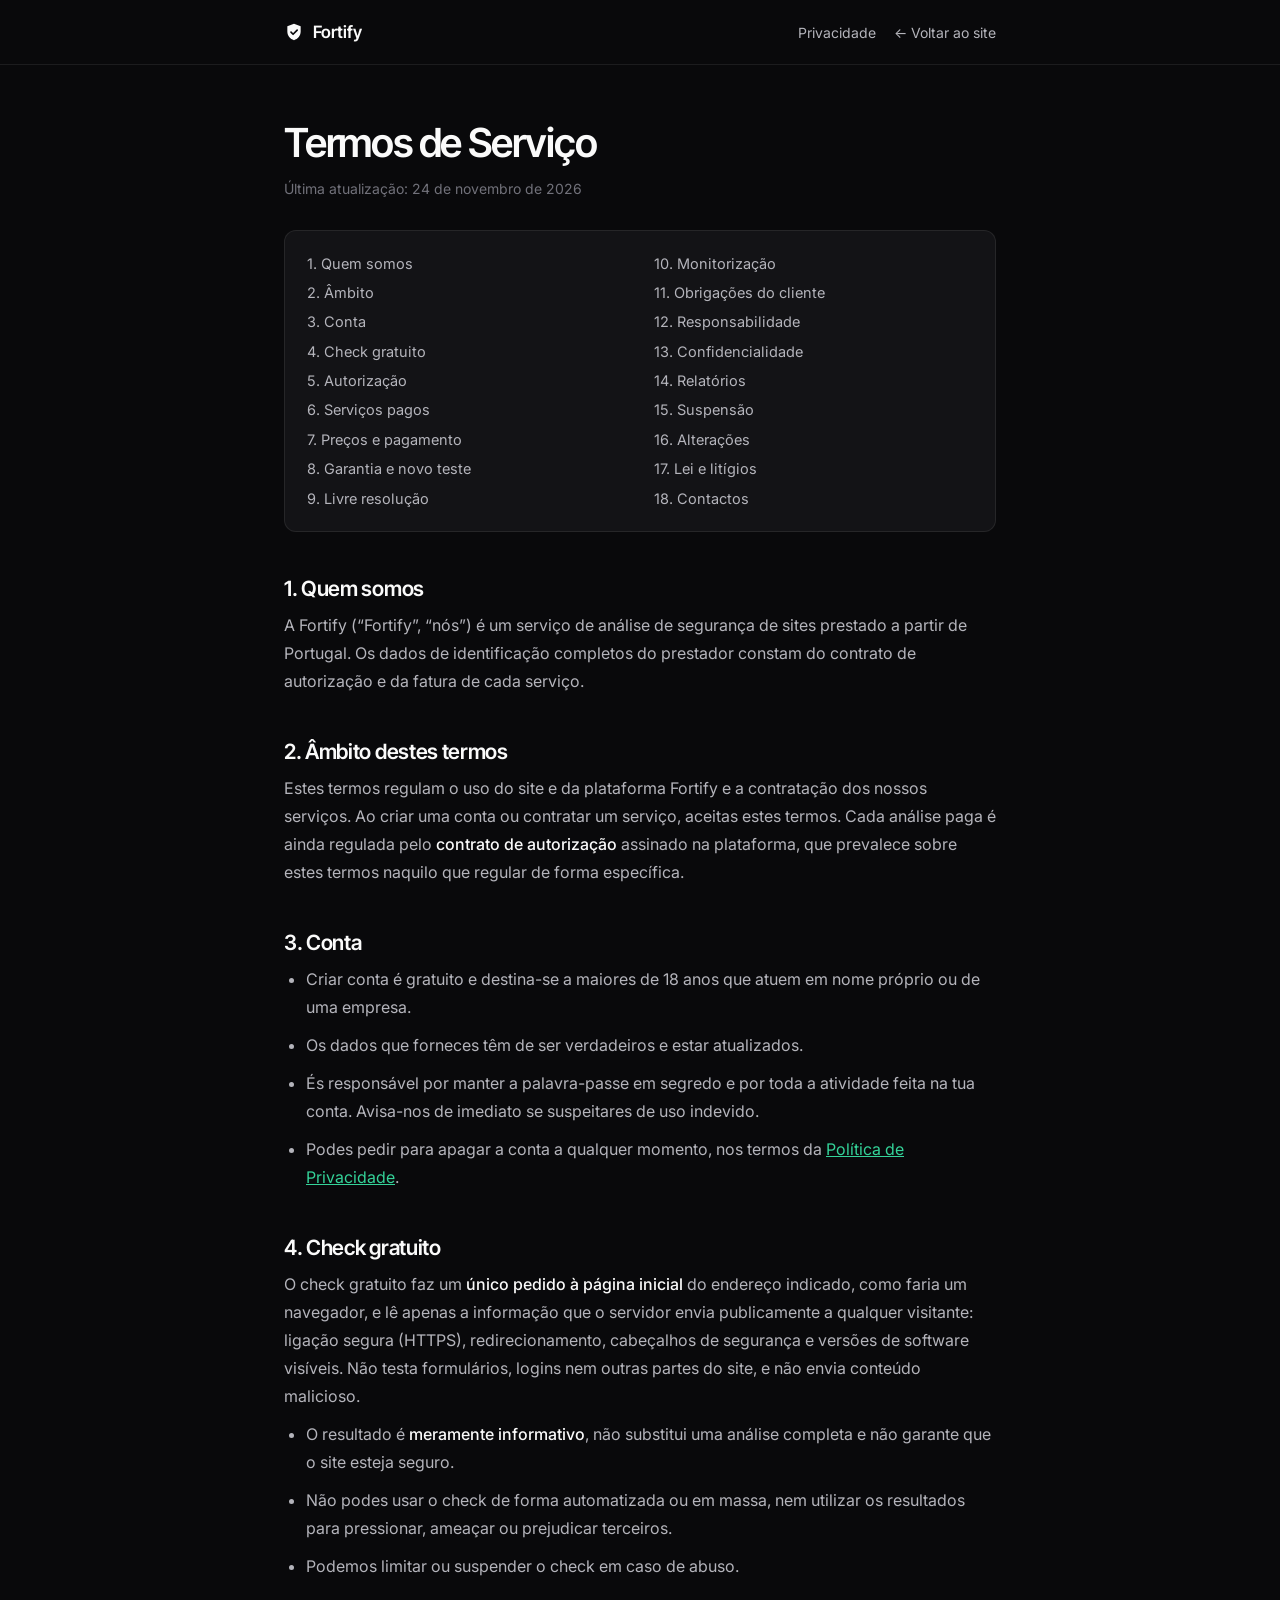
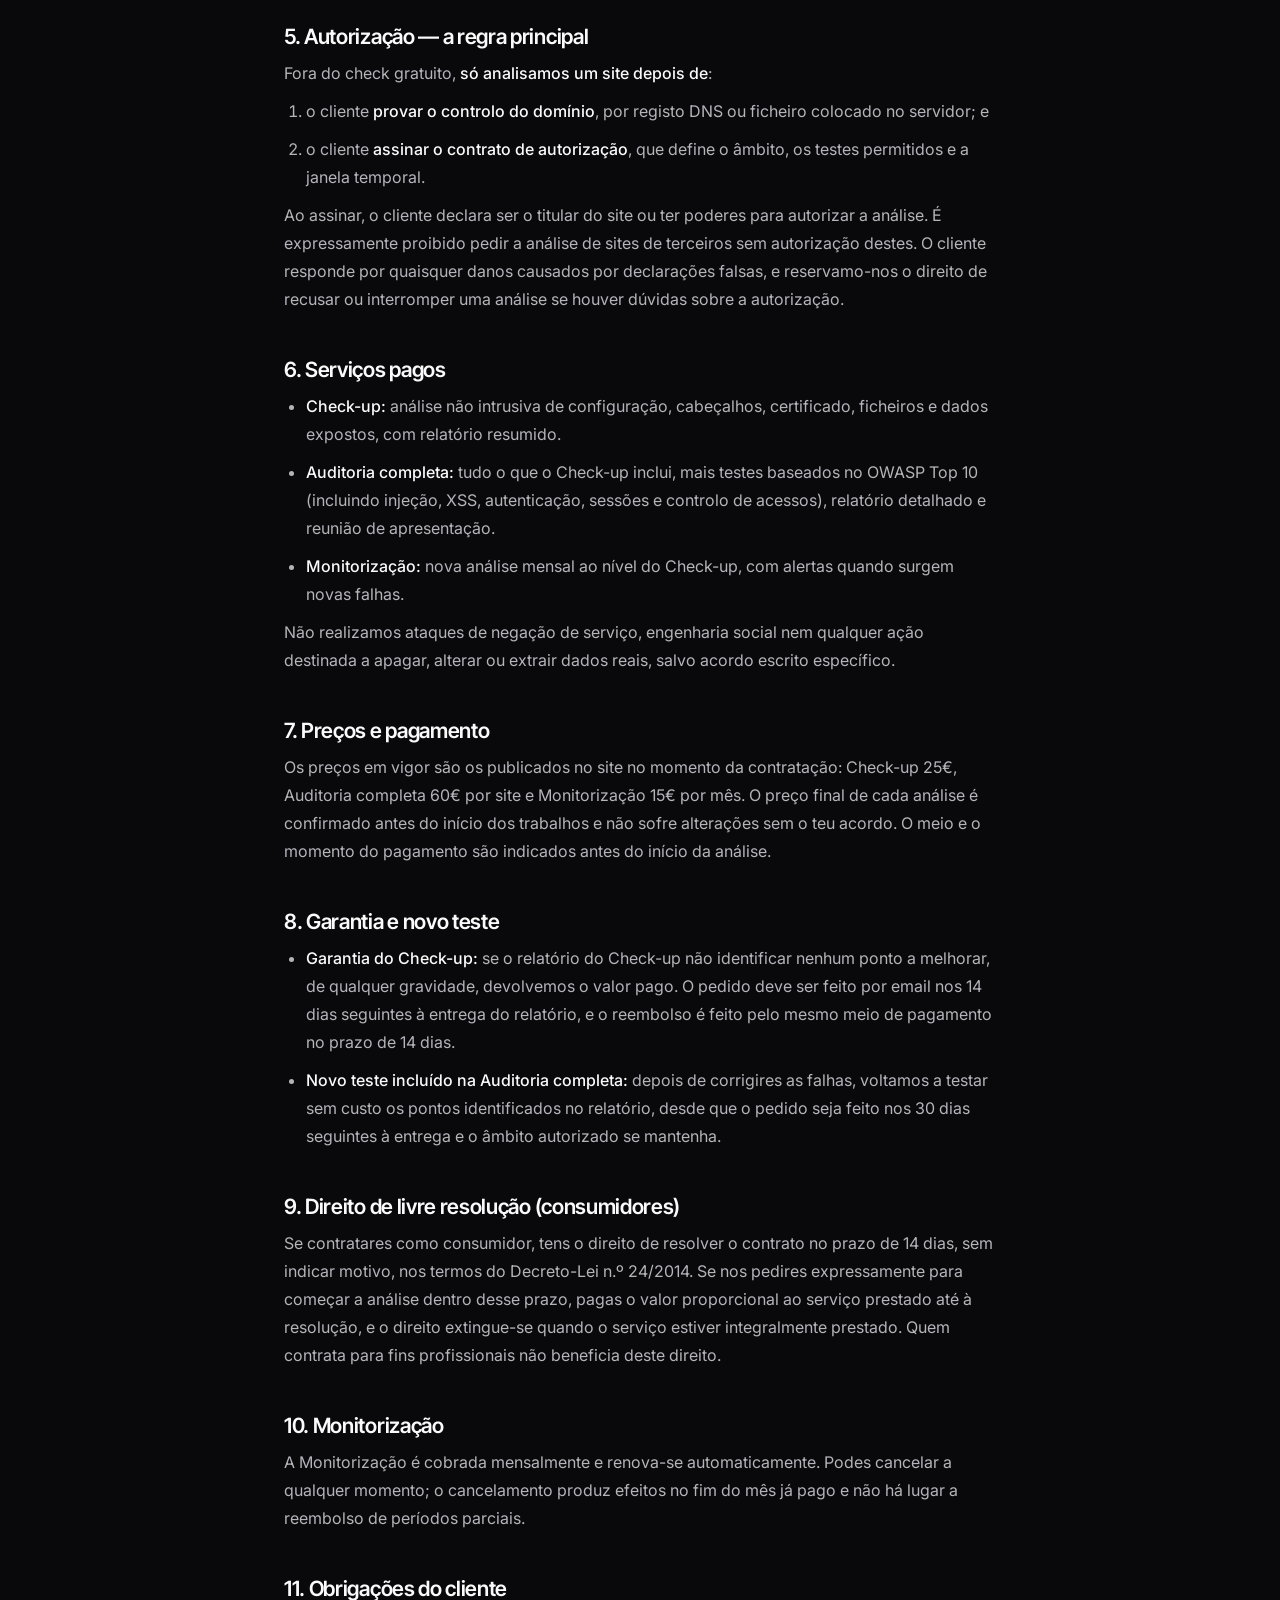
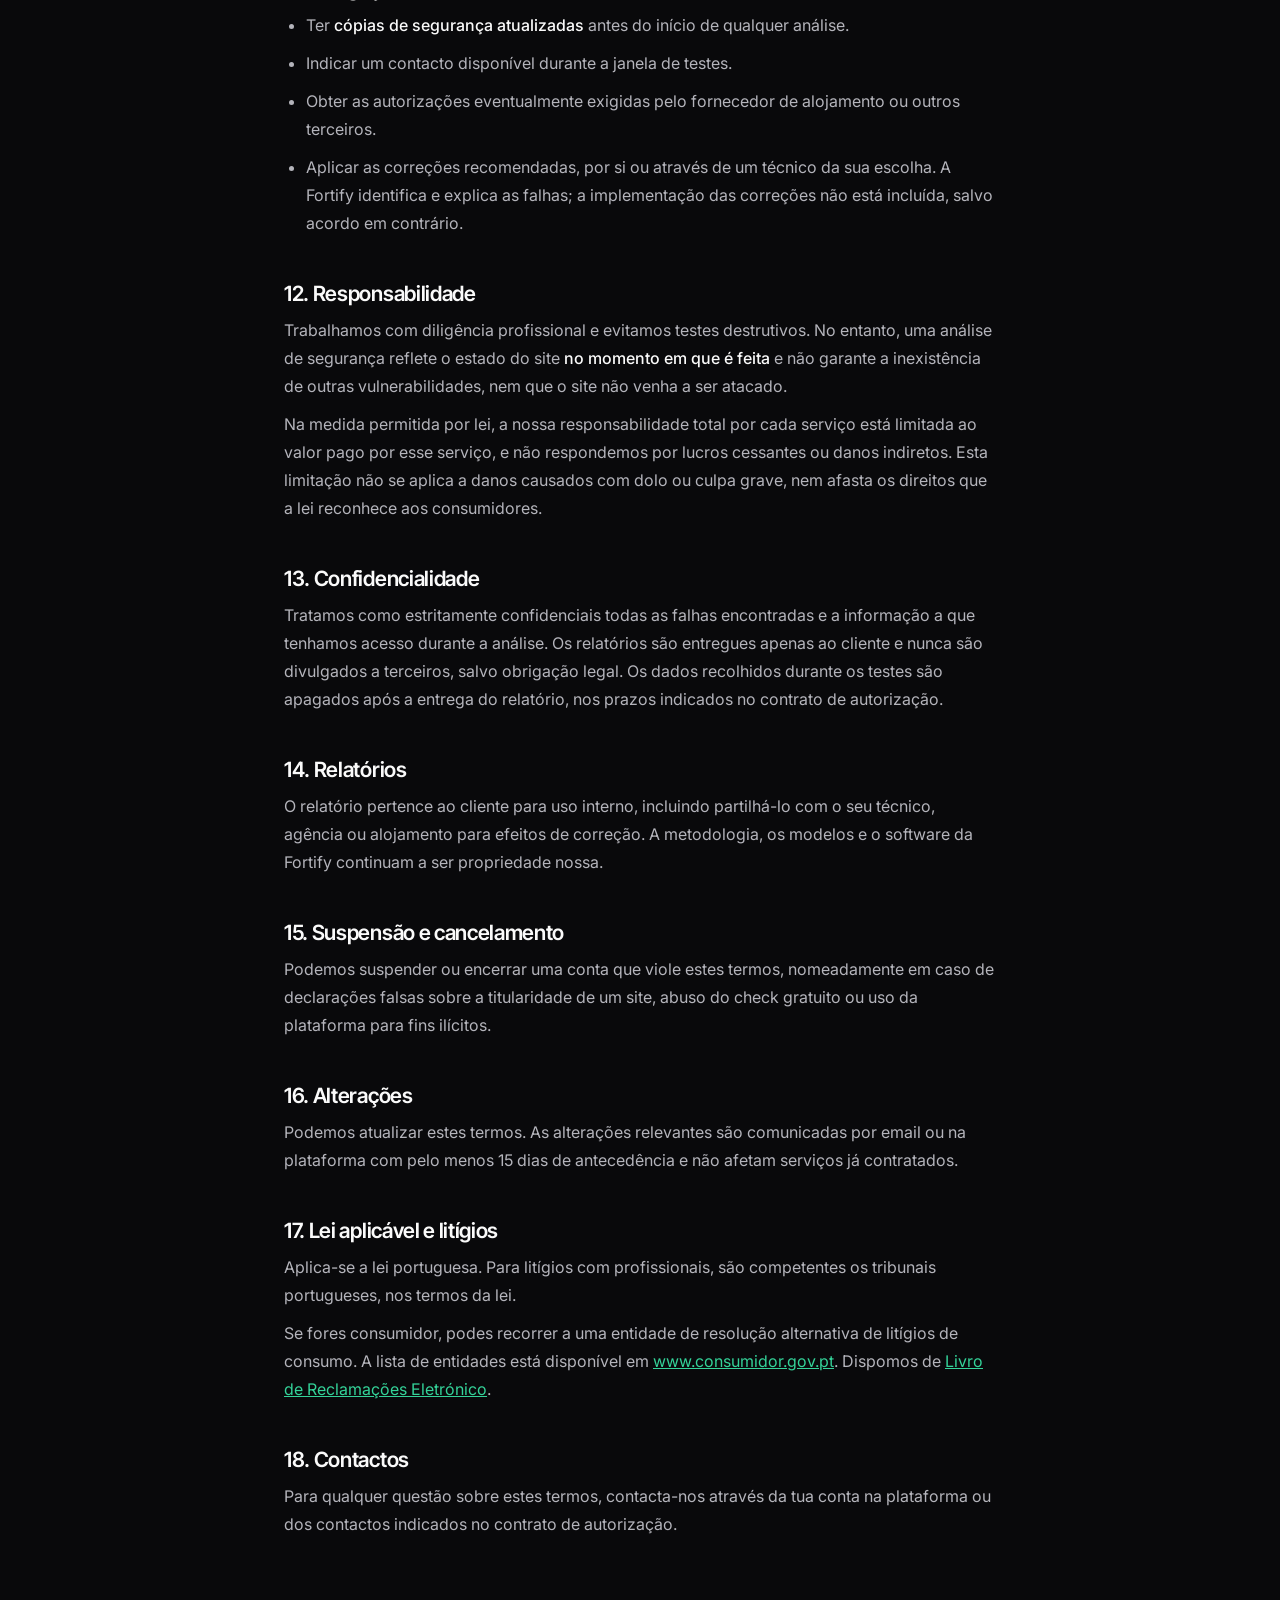
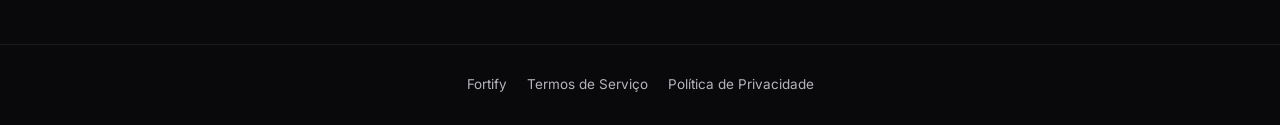
<file: site/termos.html>
<!DOCTYPE html>
<html lang="pt">
<head>
<meta charset="UTF-8">
<meta name="viewport" content="width=device-width, initial-scale=1.0">
<title>Termos de Serviço — Fortify</title>
<link rel="preconnect" href="https://fonts.googleapis.com">
<link rel="preconnect" href="https://fonts.gstatic.com" crossorigin>
<link href="https://fonts.googleapis.com/css2?family=Inter+Tight:wght@600&family=Inter:wght@400;500;600&display=swap" rel="stylesheet">
<link rel="stylesheet" href="assets/legal.css">
</head>
<body>
<header><div class="top">
  <a class="logo" href="index.html"><svg width="20" height="20" viewBox="0 0 24 24"><path d="M12 2.2l8 3v6.2c0 5.1-3.3 8.9-8 10.4-4.7-1.5-8-5.3-8-10.4V5.2l8-3z" fill="#fafafa"/><path d="M8.4 12.2l2.5 2.5 4.9-5" stroke="#09090b" stroke-width="2" fill="none" stroke-linecap="round" stroke-linejoin="round"/></svg>Fortify</a>
  <nav><a href="privacidade.html">Privacidade</a><a href="index.html">← Voltar ao site</a></nav>
</div></header>

<main>
  <h1>Termos de Serviço</h1>
  <p class="upd">Última atualização: 24 de novembro de 2026</p>


  <nav class="toc">
    <a href="#t1">1. Quem somos</a><a href="#t2">2. Âmbito</a><a href="#t3">3. Conta</a><a href="#t4">4. Check gratuito</a>
    <a href="#t5">5. Autorização</a><a href="#t6">6. Serviços pagos</a><a href="#t7">7. Preços e pagamento</a><a href="#t8">8. Garantia e novo teste</a>
    <a href="#t9">9. Livre resolução</a><a href="#t10">10. Monitorização</a><a href="#t11">11. Obrigações do cliente</a><a href="#t12">12. Responsabilidade</a>
    <a href="#t13">13. Confidencialidade</a><a href="#t14">14. Relatórios</a><a href="#t15">15. Suspensão</a><a href="#t16">16. Alterações</a>
    <a href="#t17">17. Lei e litígios</a><a href="#t18">18. Contactos</a>
  </nav>

  <h2 id="t1">1. Quem somos</h2>
  <p>A Fortify (“Fortify”, “nós”) é um serviço de análise de segurança de sites prestado a partir de Portugal. Os dados de identificação completos do prestador constam do contrato de autorização e da fatura de cada serviço.</p>

  <h2 id="t2">2. Âmbito destes termos</h2>
  <p>Estes termos regulam o uso do site e da plataforma Fortify e a contratação dos nossos serviços. Ao criar uma conta ou contratar um serviço, aceitas estes termos. Cada análise paga é ainda regulada pelo <b>contrato de autorização</b> assinado na plataforma, que prevalece sobre estes termos naquilo que regular de forma específica.</p>

  <h2 id="t3">3. Conta</h2>
  <ul>
    <li>Criar conta é gratuito e destina-se a maiores de 18 anos que atuem em nome próprio ou de uma empresa.</li>
    <li>Os dados que forneces têm de ser verdadeiros e estar atualizados.</li>
    <li>És responsável por manter a palavra-passe em segredo e por toda a atividade feita na tua conta. Avisa-nos de imediato se suspeitares de uso indevido.</li>
    <li>Podes pedir para apagar a conta a qualquer momento, nos termos da <a href="privacidade.html">Política de Privacidade</a>.</li>
  </ul>

  <h2 id="t4">4. Check gratuito</h2>
  <p>O check gratuito faz um <b>único pedido à página inicial</b> do endereço indicado, como faria um navegador, e lê apenas a informação que o servidor envia publicamente a qualquer visitante: ligação segura (HTTPS), redirecionamento, cabeçalhos de segurança e versões de software visíveis. Não testa formulários, logins nem outras partes do site, e não envia conteúdo malicioso.</p>
  <ul>
    <li>O resultado é <b>meramente informativo</b>, não substitui uma análise completa e não garante que o site esteja seguro.</li>
    <li>Não podes usar o check de forma automatizada ou em massa, nem utilizar os resultados para pressionar, ameaçar ou prejudicar terceiros.</li>
    <li>Podemos limitar ou suspender o check em caso de abuso.</li>
  </ul>

  <h2 id="t5">5. Autorização — a regra principal</h2>
  <p>Fora do check gratuito, <b>só analisamos um site depois de</b>:</p>
  <ol>
    <li>o cliente <b>provar o controlo do domínio</b>, por registo DNS ou ficheiro colocado no servidor; e</li>
    <li>o cliente <b>assinar o contrato de autorização</b>, que define o âmbito, os testes permitidos e a janela temporal.</li>
  </ol>
  <p>Ao assinar, o cliente declara ser o titular do site ou ter poderes para autorizar a análise. É expressamente proibido pedir a análise de sites de terceiros sem autorização destes. O cliente responde por quaisquer danos causados por declarações falsas, e reservamo-nos o direito de recusar ou interromper uma análise se houver dúvidas sobre a autorização.</p>

  <h2 id="t6">6. Serviços pagos</h2>
  <ul>
    <li><b>Check-up:</b> análise não intrusiva de configuração, cabeçalhos, certificado, ficheiros e dados expostos, com relatório resumido.</li>
    <li><b>Auditoria completa:</b> tudo o que o Check-up inclui, mais testes baseados no OWASP Top 10 (incluindo injeção, XSS, autenticação, sessões e controlo de acessos), relatório detalhado e reunião de apresentação.</li>
    <li><b>Monitorização:</b> nova análise mensal ao nível do Check-up, com alertas quando surgem novas falhas.</li>
  </ul>
  <p>Não realizamos ataques de negação de serviço, engenharia social nem qualquer ação destinada a apagar, alterar ou extrair dados reais, salvo acordo escrito específico.</p>

  <h2 id="t7">7. Preços e pagamento</h2>
  <p>Os preços em vigor são os publicados no site no momento da contratação: Check-up 25€, Auditoria completa 60€ por site e Monitorização 15€ por mês. O preço final de cada análise é confirmado antes do início dos trabalhos e não sofre alterações sem o teu acordo. O meio e o momento do pagamento são indicados antes do início da análise.</p>

  <h2 id="t8">8. Garantia e novo teste</h2>
  <ul>
    <li><b>Garantia do Check-up:</b> se o relatório do Check-up não identificar nenhum ponto a melhorar, de qualquer gravidade, devolvemos o valor pago. O pedido deve ser feito por email nos 14 dias seguintes à entrega do relatório, e o reembolso é feito pelo mesmo meio de pagamento no prazo de 14 dias.</li>
    <li><b>Novo teste incluído na Auditoria completa:</b> depois de corrigires as falhas, voltamos a testar sem custo os pontos identificados no relatório, desde que o pedido seja feito nos 30 dias seguintes à entrega e o âmbito autorizado se mantenha.</li>
  </ul>

  <h2 id="t9">9. Direito de livre resolução (consumidores)</h2>
  <p>Se contratares como consumidor, tens o direito de resolver o contrato no prazo de 14 dias, sem indicar motivo, nos termos do Decreto-Lei n.º 24/2014. Se nos pedires expressamente para começar a análise dentro desse prazo, pagas o valor proporcional ao serviço prestado até à resolução, e o direito extingue-se quando o serviço estiver integralmente prestado. Quem contrata para fins profissionais não beneficia deste direito.</p>

  <h2 id="t10">10. Monitorização</h2>
  <p>A Monitorização é cobrada mensalmente e renova-se automaticamente. Podes cancelar a qualquer momento; o cancelamento produz efeitos no fim do mês já pago e não há lugar a reembolso de períodos parciais.</p>

  <h2 id="t11">11. Obrigações do cliente</h2>
  <ul>
    <li>Ter <b>cópias de segurança atualizadas</b> antes do início de qualquer análise.</li>
    <li>Indicar um contacto disponível durante a janela de testes.</li>
    <li>Obter as autorizações eventualmente exigidas pelo fornecedor de alojamento ou outros terceiros.</li>
    <li>Aplicar as correções recomendadas, por si ou através de um técnico da sua escolha. A Fortify identifica e explica as falhas; a implementação das correções não está incluída, salvo acordo em contrário.</li>
  </ul>

  <h2 id="t12">12. Responsabilidade</h2>
  <p>Trabalhamos com diligência profissional e evitamos testes destrutivos. No entanto, uma análise de segurança reflete o estado do site <b>no momento em que é feita</b> e não garante a inexistência de outras vulnerabilidades, nem que o site não venha a ser atacado.</p>
  <p>Na medida permitida por lei, a nossa responsabilidade total por cada serviço está limitada ao valor pago por esse serviço, e não respondemos por lucros cessantes ou danos indiretos. Esta limitação não se aplica a danos causados com dolo ou culpa grave, nem afasta os direitos que a lei reconhece aos consumidores.</p>

  <h2 id="t13">13. Confidencialidade</h2>
  <p>Tratamos como estritamente confidenciais todas as falhas encontradas e a informação a que tenhamos acesso durante a análise. Os relatórios são entregues apenas ao cliente e nunca são divulgados a terceiros, salvo obrigação legal. Os dados recolhidos durante os testes são apagados após a entrega do relatório, nos prazos indicados no contrato de autorização.</p>

  <h2 id="t14">14. Relatórios</h2>
  <p>O relatório pertence ao cliente para uso interno, incluindo partilhá-lo com o seu técnico, agência ou alojamento para efeitos de correção. A metodologia, os modelos e o software da Fortify continuam a ser propriedade nossa.</p>

  <h2 id="t15">15. Suspensão e cancelamento</h2>
  <p>Podemos suspender ou encerrar uma conta que viole estes termos, nomeadamente em caso de declarações falsas sobre a titularidade de um site, abuso do check gratuito ou uso da plataforma para fins ilícitos.</p>

  <h2 id="t16">16. Alterações</h2>
  <p>Podemos atualizar estes termos. As alterações relevantes são comunicadas por email ou na plataforma com pelo menos 15 dias de antecedência e não afetam serviços já contratados.</p>

  <h2 id="t17">17. Lei aplicável e litígios</h2>
  <p>Aplica-se a lei portuguesa. Para litígios com profissionais, são competentes os tribunais portugueses, nos termos da lei.</p>
  <p>Se fores consumidor, podes recorrer a uma entidade de resolução alternativa de litígios de consumo. A lista de entidades está disponível em <a href="https://www.consumidor.gov.pt" rel="noopener">www.consumidor.gov.pt</a>. Dispomos de <a href="https://www.livroreclamacoes.pt" rel="noopener">Livro de Reclamações Eletrónico</a>.</p>

  <h2 id="t18">18. Contactos</h2>
  <p>Para qualquer questão sobre estes termos, contacta-nos através da tua conta na plataforma ou dos contactos indicados no contrato de autorização.</p>
</main>

<footer><a href="index.html">Fortify</a><a href="termos.html">Termos de Serviço</a><a href="privacidade.html">Política de Privacidade</a></footer>
</body>
</html>
</file>
<file: site/assets/plataforma.css>
:root{--ink:#fafafa;--bg:#09090b;--bg2:#0e0e11;--card:#131316;--line:rgba(255,255,255,.09);--txt:#fafafa;--muted:#a1a1aa;--accent:#34d399;--accent2:#818cf8;--verified:#34d399;--danger:#f87171;--radius:14px}
  *{box-sizing:border-box;margin:0;padding:0}
  body{background:var(--bg);color:var(--txt);font-family:"Inter",-apple-system,BlinkMacSystemFont,"Segoe UI",Roboto,Arial,sans-serif;line-height:1.5}
  a{color:var(--accent);cursor:pointer}
  .wrap{max-width:900px;margin:0 auto;padding:24px 20px}
  .center{max-width:440px}
  h1,h2{font-family:"Inter Tight",system-ui,sans-serif;font-weight:600;letter-spacing:-.02em}
  h1{font-size:22px;display:flex;align-items:center;gap:10px}
  .dot{width:15px;height:18px;flex:0 0 auto;background:var(--ink);-webkit-mask:url("data:image/svg+xml,%3Csvg xmlns='http://www.w3.org/2000/svg' viewBox='0 0 32 32'%3E%3Cpath d='M16 2.5l10.5 3.8v8.3c0 6.8-4.4 11.9-10.5 14.2C9.9 26.5 5.5 21.4 5.5 14.6V6.3L16 2.5z'/%3E%3C/svg%3E") center/contain no-repeat;mask:url("data:image/svg+xml,%3Csvg xmlns='http://www.w3.org/2000/svg' viewBox='0 0 32 32'%3E%3Cpath d='M16 2.5l10.5 3.8v8.3c0 6.8-4.4 11.9-10.5 14.2C9.9 26.5 5.5 21.4 5.5 14.6V6.3L16 2.5z'/%3E%3C/svg%3E") center/contain no-repeat}
  .muted{color:var(--muted);font-size:14px}
  .panel{background:var(--card);border:1px solid var(--line);border-radius:var(--radius);padding:24px;margin-top:18px}
  .field{margin-bottom:14px}
  label{display:block;font-size:12px;color:var(--muted);margin-bottom:5px}
  input,select,textarea{width:100%;background:var(--bg);border:1px solid var(--line);border-radius:9px;padding:11px 13px;color:var(--txt);font-size:14px;font-family:inherit}
  input:focus,select:focus,textarea:focus{outline:none;border-color:var(--accent)}
  .row{display:grid;grid-template-columns:1fr 1fr;gap:12px}
  .btn{background:var(--ink);color:#09090b;font-weight:600;border:none;padding:12px 22px;border-radius:9px;font-size:15px;cursor:pointer;transition:transform .12s}
  .btn:hover{transform:translateY(-1px)}
  .btn:disabled{opacity:.6;cursor:wait}
  .btn.full{width:100%}
  .btn.sec{background:transparent;color:var(--txt);border:1px solid var(--line)}
  .btn.sm{padding:8px 16px;font-size:13px}
  .topbar{display:flex;justify-content:space-between;align-items:center;border-bottom:1px solid var(--line);padding-bottom:16px}
  .topbar nav{display:flex;gap:16px;align-items:center;font-size:14px}
  .hidden{display:none!important}
  .steps{display:flex;gap:8px;margin:20px 0}
  .steps .s{flex:1;height:5px;border-radius:3px;background:var(--line)}
  .steps .s.on{background:var(--accent)}
  .token{background:var(--bg2);border:1px dashed var(--accent);border-radius:9px;padding:12px;font-family:monospace;font-size:13px;word-break:break-all;color:var(--accent);margin:8px 0}
  .tabs{display:flex;gap:8px;margin-bottom:14px}
  .tab{padding:8px 14px;border:1px solid var(--line);border-radius:999px;font-size:13px;cursor:pointer;color:var(--muted)}
  .tab.on{border-color:var(--accent);color:var(--txt)}
  .badge{display:inline-block;padding:3px 10px;border-radius:999px;font-size:12px;font-weight:600}
  .badge.ok{background:rgba(53,192,138,.15);color:var(--verified)}
  .badge.wait{background:rgba(224,176,85,.14);color:#e0b055}
  canvas{background:#fff;border-radius:9px;touch-action:none;width:100%;height:180px;display:block}
  table{width:100%;border-collapse:collapse;margin-top:10px}
  th,td{text-align:left;padding:10px;border-bottom:1px solid var(--line);font-size:14px}
  th{color:var(--muted);font-size:12px;text-transform:uppercase;letter-spacing:.5px}
  .note{font-size:12px;color:var(--muted);margin-top:8px}
  .err{color:var(--danger);font-size:13px;margin-top:8px}
  .ok{color:var(--accent);font-size:13px;margin-top:8px}
  .info{background:var(--bg2);border:1px solid var(--line);border-radius:9px;padding:12px;font-size:13px;color:var(--muted);margin:10px 0}
  .tut{background:var(--bg2);border:1px solid var(--line);border-radius:10px;padding:16px;margin:14px 0}
  .tut h3{font-size:13px;text-transform:uppercase;letter-spacing:.5px;color:var(--accent);margin-bottom:10px}
  .tut ol{margin:0 0 0 18px;font-size:14px}
  .tut li{margin-bottom:9px}
  .tut code{background:var(--bg);padding:2px 6px;border-radius:4px;font-size:12px}
  table.mini{width:100%;border-collapse:collapse;margin:8px 0}
  table.mini td{border:1px solid var(--line);padding:6px 9px;font-size:13px}
  table.mini td:first-child{color:var(--muted);width:120px}
  #contractDoc{background:#fff;color:#1a1a1a;border-radius:9px;padding:30px;font-size:12.5px;line-height:1.55;max-height:340px;overflow:auto}
  #contractDoc h4{font-size:15px;text-align:center;margin-bottom:10px}
  #contractDoc h5{font-size:13px;margin:12px 0 4px;border-bottom:1px solid #eee}
  .spin{display:inline-block;width:16px;height:16px;border:2px solid rgba(255,255,255,.3);border-top-color:#fff;border-radius:50%;animation:sp .7s linear infinite;vertical-align:middle}
  @keyframes sp{to{transform:rotate(360deg)}}
  /* Utilitários (antes estilos inline) */
  .p1{margin-top:40px}
  .p2{margin:60px auto 0}
  .p3{margin-top:6px}
  .p4{color:var(--txt)}
  .p5{margin-top:10px}
  .p6{text-align:center}
  .p7{display:flex;justify-content:space-between;align-items:center}
  .p8{font-size:18px}
  .p9{margin-bottom:14px}
  .p10{width:auto}
  .p11{display:flex;gap:10px;margin-top:6px}
  .p12{margin-bottom:12px}
  .p13{display:flex;gap:10px;margin-top:4px}
  .p14{margin-top:16px}
  .p15{display:flex;gap:10px;margin-top:8px}
  .p16{display:flex;gap:10px;margin-top:18px}
  .p17{font-size:12px}
  .p18{height:34px;background:#fff;border-radius:4px}
  .p19{display:flex;gap:24px}
  .p20{font-size:26px;font-weight:800}
  .p21{font-size:26px;font-weight:800;color:var(--accent)}
  .p22{font-size:26px;font-weight:800;color:var(--accent2)}
</file>
<file: site/assets/legal.css>
:root{--bg:#09090b;--surface:#131316;--hair:rgba(255,255,255,.08);--t1:#fafafa;--t2:#b4b4bb;--t3:#71717a;--acc:#34d399;--warn:#fbbf24}
  *{box-sizing:border-box;margin:0;padding:0}
  body{background:var(--bg);color:var(--t2);font:16px/1.75 "Inter",system-ui,sans-serif;-webkit-font-smoothing:antialiased}
  a{color:var(--acc)}
  header{border-bottom:1px solid var(--hair)}
  .top{max-width:760px;margin:0 auto;padding:18px 24px;display:flex;justify-content:space-between;align-items:center}
  .logo{display:flex;gap:9px;align-items:center;color:var(--t1);font:600 17px "Inter Tight";text-decoration:none}
  .top nav a{color:var(--t2);font-size:14px;text-decoration:none;margin-left:18px}
  main{max-width:760px;margin:0 auto;padding:56px 24px 96px}
  h1{color:var(--t1);font:600 40px/1.1 "Inter Tight";letter-spacing:-.03em}
  .upd{color:var(--t3);font-size:14px;margin-top:12px}
  /* .todo removido */ .todo{margin:28px 0 8px;padding:14px 16px;border:1px solid rgba(251,191,36,.35);background:rgba(251,191,36,.07);border-radius:10px;color:#fde68a;font-size:14px}
  .toc{margin:28px 0;padding:18px 22px;border:1px solid var(--hair);border-radius:12px;background:var(--surface);font-size:14.5px;columns:2;column-gap:28px}
  .toc a{color:var(--t2);text-decoration:none;display:block;padding:2px 0}
  .toc a:hover{color:var(--t1)}
  @media(max-width:600px){.toc{columns:1}}
  h2{color:var(--t1);font:600 21px "Inter Tight";letter-spacing:-.015em;margin:44px 0 10px;scroll-margin-top:20px}
  p,li{margin:10px 0}
  ul,ol{padding-left:22px}
  b,strong{color:var(--t1);font-weight:500}
  .ph{color:var(--warn);font-weight:500}
  footer{border-top:1px solid var(--hair);padding:28px 24px;text-align:center;color:var(--t3);font-size:13.5px}
  footer a{color:var(--t2);margin:0 10px;text-decoration:none}
</file>
<file: site/assets/relatorio.css>
:root{--ink:#18181b;--t2:#52525b;--t3:#71717a;--line:#e4e4e7;--bg:#fafafa;--acc:#047857;--red:#b91c1c;--amber:#b45309}
  *{box-sizing:border-box;margin:0;padding:0}
  body{background:#e4e4e7;color:var(--ink);font:15px/1.65 "Inter",system-ui,sans-serif;-webkit-font-smoothing:antialiased}
  .bar{position:sticky;top:0;z-index:5;display:flex;justify-content:space-between;align-items:center;gap:12px;flex-wrap:wrap;padding:12px 20px;background:#09090b;color:#a1a1aa;font-size:13.5px}
  .bar a,.bar button{font:500 13.5px "Inter";color:#09090b;background:#fafafa;border:0;border-radius:7px;padding:8px 14px;cursor:pointer;text-decoration:none}
  .bar a.ghost{background:transparent;color:#fafafa;border:1px solid rgba(255,255,255,.15)}
  .page{max-width:820px;margin:28px auto 60px;background:#fff;border-radius:4px;box-shadow:0 20px 60px -30px rgba(0,0,0,.35);padding:64px 68px}
  @media(max-width:700px){.page{padding:36px 24px;margin:0}}
  .sample{display:inline-block;font:600 11.5px "JetBrains Mono",monospace;color:var(--amber);background:#fef3c7;border:1px solid #fcd34d;border-radius:5px;padding:4px 9px;margin-bottom:28px}
  .brand{display:flex;justify-content:space-between;align-items:flex-start;gap:20px;border-bottom:2px solid var(--ink);padding-bottom:22px}
  .brand .l{font:700 20px "Inter Tight";display:flex;gap:8px;align-items:center}
  .brand .r{text-align:right;font-size:13px;color:var(--t3)}
  h1{font:700 32px/1.15 "Inter Tight";letter-spacing:-.025em;margin-top:30px}
  .meta{display:grid;grid-template-columns:repeat(3,1fr);gap:0;margin:26px 0;border:1px solid var(--line);border-radius:8px}
  .meta div{padding:14px 16px}.meta div+div{border-left:1px solid var(--line)}
  .meta small{display:block;font-size:11.5px;color:var(--t3)}
  .meta b{font-weight:600;font-size:14.5px}
  h2{font:600 20px "Inter Tight";letter-spacing:-.015em;margin:40px 0 12px}
  p{color:var(--t2);margin:8px 0}
  .score{display:flex;gap:28px;align-items:center;margin:18px 0 6px}
  .ring{width:96px;height:96px;flex:none}
  .sum{display:grid;grid-template-columns:repeat(4,1fr);gap:10px;flex:1}
  .sum div{border:1px solid var(--line);border-radius:8px;padding:10px 12px}
  .sum b{font:700 22px "Inter Tight";display:block}
  .sum small{font-size:12px;color:var(--t3)}
  .f{border:1px solid var(--line);border-radius:10px;margin:16px 0;overflow:hidden;break-inside:avoid}
  .fh{display:flex;align-items:center;gap:12px;padding:14px 18px;background:var(--bg);border-bottom:1px solid var(--line)}
  .fh .id{font:500 12px "JetBrains Mono",monospace;color:var(--t3)}
  .fh h3{font:600 15.5px "Inter";flex:1}
  .sv{font-size:11.5px;font-weight:700;border-radius:5px;padding:3px 9px}
  .sv.c{background:#fee2e2;color:var(--red)}.sv.m{background:#fef3c7;color:var(--amber)}.sv.b{background:#f4f4f5;color:var(--t2)}
  .fb{padding:16px 18px}
  .fb dt{font-size:12px;font-weight:600;color:var(--t3);margin-top:12px}
  .fb dt:first-child{margin-top:0}
  .fb dd{color:var(--t2);margin-top:3px}
  code,pre{font:500 12.5px/1.6 "JetBrains Mono",monospace}
  pre{background:#18181b;color:#e4e4e7;border-radius:7px;padding:12px 14px;margin-top:6px;overflow-x:auto;white-space:pre-wrap}
  .ok{color:var(--acc);font-weight:600}
  ol.plan{margin:10px 0 0 20px;color:var(--t2)} ol.plan li{margin:6px 0}
  .foot{margin-top:48px;padding-top:18px;border-top:1px solid var(--line);font-size:12px;color:var(--t3)}
  @media print{body{background:#fff}.bar{display:none}.page{box-shadow:none;margin:0;max-width:none;padding:0}}
  .r1{display:flex;gap:8px}
  .r2{color:var(--red)}
  .r3{color:var(--amber)}
</file>
<file: site/assets/site.css>
/* Tokens — neutros zinc (Tailwind) + um único acento esmeralda */
  :root{
    --bg:#09090b;        /* zinc-950 */
    --bg-2:#0e0e11;
    --surface:#131316;   /* entre zinc-900/950 */
    --surface-2:#18181b; /* zinc-900 */
    --hair:rgba(255,255,255,.07);
    --hair-2:rgba(255,255,255,.11);
    --t1:#fafafa;        /* zinc-50 */
    --t2:#a1a1aa;        /* zinc-400 */
    --t3:#71717a;        /* zinc-500 */
    --acc:#34d399;       /* emerald-400 */
    --acc-2:#10b981;     /* emerald-500 */
    --acc-dim:rgba(52,211,153,.12);
    --red:#f87171; --amber:#fbbf24;
    --max:1160px;
  }
  *{box-sizing:border-box;margin:0;padding:0}
  html{scroll-behavior:smooth}
  body{background:var(--bg);color:var(--t1);font:16px/1.65 "Inter",system-ui,sans-serif;-webkit-font-smoothing:antialiased;overflow-x:hidden}
  a{color:inherit;text-decoration:none}
  .wrap{max-width:var(--max);margin:0 auto;padding:0 24px}
  .display,h1,h2,h3{font-family:"Inter Tight","Inter",sans-serif;color:var(--t1)}
  :focus-visible{outline:2px solid var(--acc);outline-offset:3px;border-radius:6px}

  /* Botões */
  .btn{display:inline-flex;align-items:center;gap:8px;height:42px;padding:0 18px;border-radius:8px;font-weight:500;font-size:14.5px;transition:background .15s ease,border-color .15s ease,color .15s ease}
  .btn-p{background:var(--t1);color:#09090b}
  .btn-p:hover{background:#e4e4e7}
  .btn-g{border:1px solid var(--hair-2);color:var(--t1);background:rgba(255,255,255,.02)}
  .btn-g:hover{background:rgba(255,255,255,.06)}
  .btn svg{opacity:.7}

  /* Nav */
  header{position:sticky;top:0;z-index:40;background:rgba(9,9,11,.72);backdrop-filter:blur(18px) saturate(1.4);border-bottom:1px solid var(--hair)}
  nav{height:62px;display:flex;align-items:center;justify-content:space-between}
  .logo{display:flex;align-items:center;gap:9px;font-family:"Inter Tight";font-weight:600;font-size:17px;letter-spacing:-.01em}
  .links{display:flex;gap:28px;font-size:14px;color:var(--t2)}
  .links a:hover{color:var(--t1)}
  .nav-cta{display:flex;gap:10px}
  .nav-cta .btn{height:34px;padding:0 14px;font-size:13.5px}
  @media(max-width:860px){.links{display:none}}

  /* Hero */
  .hero{position:relative;padding:96px 0 0;text-align:center;isolation:isolate}
  .hero::before{ /* grelha técnica a desvanecer */
    content:"";position:absolute;inset:0 0 auto 0;height:720px;z-index:-2;
    background-image:linear-gradient(var(--hair) 1px,transparent 1px),linear-gradient(90deg,var(--hair) 1px,transparent 1px);
    background-size:56px 56px;
    -webkit-mask-image:radial-gradient(ellipse 60% 55% at 50% 30%,#000 30%,transparent 75%);
            mask-image:radial-gradient(ellipse 60% 55% at 50% 30%,#000 30%,transparent 75%);
  }
  .hero::after{ /* brilho esmeralda subtil */
    content:"";position:absolute;left:50%;top:340px;width:900px;height:500px;transform:translateX(-50%);z-index:-1;
    background:radial-gradient(closest-side,rgba(16,185,129,.18),transparent);filter:blur(20px);
  }
  .eyebrow{display:inline-flex;align-items:center;gap:10px;height:30px;padding:0 12px 0 6px;border:1px solid var(--hair-2);border-radius:999px;font-size:13px;color:var(--t2);background:rgba(255,255,255,.02)}
  .eyebrow b{font-weight:500;color:#09090b;background:var(--acc);border-radius:999px;padding:1px 8px;font-size:11.5px}
  h1{font-size:clamp(40px,6.6vw,76px);line-height:1.02;letter-spacing:-.045em;font-weight:600;margin:26px auto 0;max-width:13ch}
  h1 span{background:linear-gradient(180deg,#fafafa 30%,#a1a1aa);-webkit-background-clip:text;background-clip:text;color:transparent}
  .lead{max-width:36rem;margin:22px auto 0;color:var(--t2);font-size:clamp(16px,1.6vw,18.5px)}
  .hero-cta{display:flex;justify-content:center;gap:12px;margin-top:34px;flex-wrap:wrap}
  .hero-note{margin-top:18px;font-size:13px;color:var(--t3)}
  .sr{position:absolute;width:1px;height:1px;overflow:hidden;clip:rect(0 0 0 0)}
  /* Formulário de domínio — o primeiro passo acontece já no topo */
  .scan{display:flex;align-items:center;gap:6px;max-width:520px;margin:34px auto 0;padding:6px 6px 6px 16px;border:1px solid var(--hair-2);border-radius:12px;background:rgba(255,255,255,.03);box-shadow:0 10px 40px -20px rgba(16,185,129,.35);transition:border-color .15s ease}
  .scan:focus-within{border-color:rgba(52,211,153,.55)}
  .scan-pre{font:500 14px "JetBrains Mono",monospace;color:var(--t3)}
  .scan input{flex:1;min-width:0;background:none;border:0;outline:0;color:var(--t1);font:500 15px "Inter";height:42px}
  .scan input::placeholder{color:#52525b}
  .scan .btn{flex:none}
  @media(max-width:520px){.scan{flex-wrap:wrap;padding:8px}.scan-pre{display:none}.scan input{flex-basis:100%;padding:0 8px}.scan .btn{width:100%;justify-content:center}}

  /* Porque importa — factos verificáveis, não números inventados */
  .why{display:grid;grid-template-columns:repeat(3,1fr);margin-top:56px;border:1px solid var(--hair);border-radius:14px;overflow:hidden}
  .why>div{padding:28px;background:var(--bg-2)}
  .why>div+div{border-left:1px solid var(--hair)}
  .why .big{font:600 34px/1 "Inter Tight";letter-spacing:-.03em;font-variant-numeric:tabular-nums}
  .why p{color:var(--t2);font-size:14.5px;margin-top:12px}
  .why small{display:block;color:var(--t3);font-size:12px;margin-top:10px}
  @media(max-width:860px){.why{grid-template-columns:1fr}.why>div+div{border-left:0;border-top:1px solid var(--hair)}}

  /* Compromissos */
  .promises{display:grid;grid-template-columns:repeat(4,1fr);gap:14px;margin-top:40px}
  .promise{display:flex;gap:12px;align-items:flex-start;font-size:14px;color:var(--t2)}
  .promise svg{flex:none;margin-top:3px;color:var(--acc)}
  .promise b{display:block;color:var(--t1);font-weight:500;margin-bottom:2px}
  @media(max-width:900px){.promises{grid-template-columns:1fr 1fr}}
  @media(max-width:520px){.promises{grid-template-columns:1fr}}

  .inline-cta{display:flex;align-items:center;justify-content:space-between;gap:20px;flex-wrap:wrap;margin-top:14px;padding:22px 26px;border:1px solid var(--hair);border-radius:14px;background:var(--surface)}
  .inline-cta p{color:var(--t2);font-size:15px}
  .inline-cta p b{color:var(--t1);font-weight:500}
  .pl .fit{font-size:13px;color:var(--t3);margin-top:14px}
  .pl .fit b{color:var(--t2);font-weight:500}
  .help{margin-top:18px;color:var(--t3);font-size:14px}
  .help a{color:var(--acc)}

  /* Barra fixa no telemóvel */
  .mbar{display:none}
  @media(max-width:640px){
    .mbar{display:flex;position:fixed;left:12px;right:12px;bottom:12px;z-index:50;align-items:center;justify-content:space-between;gap:10px;padding:10px 10px 10px 16px;border:1px solid var(--hair-2);border-radius:12px;background:rgba(19,19,22,.92);backdrop-filter:blur(14px);font-size:13px;color:var(--t2);transform:translateY(140%);transition:transform .25s ease}
    .mbar.on{transform:none}
    .mbar .btn{height:38px}
    footer{padding-bottom:110px}
  }

  /* App mock (escuro, coerente com a marca) */
  .stage{position:relative;margin:72px auto 0;max-width:1060px;padding:0 24px}
  .app{border-radius:14px;border:1px solid var(--hair-2);background:linear-gradient(180deg,#16161a,#0f0f12);box-shadow:0 0 0 1px rgba(0,0,0,.6),0 40px 120px -30px rgba(16,185,129,.25),0 30px 60px -30px rgba(0,0,0,.9);overflow:hidden;text-align:left}
  .app-bar{height:40px;display:flex;align-items:center;gap:8px;padding:0 14px;border-bottom:1px solid var(--hair)}
  .app-bar i{width:10px;height:10px;border-radius:50%;background:#2a2a2f}
  .app-bar .url{margin-left:12px;font:500 12px "JetBrains Mono",monospace;color:var(--t3);background:rgba(255,255,255,.03);border:1px solid var(--hair);border-radius:6px;padding:3px 10px}
  .app-in{display:grid;grid-template-columns:200px 1fr}
  .side{border-right:1px solid var(--hair);padding:16px 12px;font-size:13px;color:var(--t2)}
  .side .it{display:flex;align-items:center;gap:9px;padding:7px 10px;border-radius:7px}
  .side .it.on{background:rgba(255,255,255,.05);color:var(--t1)}
  .side .grp{font-size:11.5px;color:var(--t3);padding:14px 10px 6px}
  .main{padding:22px 24px 8px}
  .mhead{display:flex;align-items:center;justify-content:space-between;gap:12px;flex-wrap:wrap}
  .mhead h4{font:600 18px "Inter Tight";letter-spacing:-.01em}
  .ver{display:inline-flex;align-items:center;gap:6px;font-size:12px;color:var(--acc);background:var(--acc-dim);border:1px solid rgba(52,211,153,.25);border-radius:999px;padding:3px 10px}
  .kpis{display:grid;grid-template-columns:repeat(3,1fr);gap:12px;margin:18px 0}
  .kpi{border:1px solid var(--hair);border-radius:10px;padding:14px;background:rgba(255,255,255,.015)}
  .kpi .l{font-size:12px;color:var(--t3)}
  .kpi .v{font:600 24px "Inter Tight";letter-spacing:-.02em;margin-top:2px;font-variant-numeric:tabular-nums}
  .kpi .v small{font-size:13px;color:var(--t3);font-weight:500}
  .bar{height:6px;border-radius:9px;background:rgba(255,255,255,.06);margin-top:10px;overflow:hidden}
  .bar i{display:block;height:100%;width:72%;background:linear-gradient(90deg,var(--amber),var(--acc));border-radius:9px}
  .rows{border-top:1px solid var(--hair)}
  .row{display:grid;grid-template-columns:78px 1fr auto;align-items:center;gap:14px;padding:12px 2px;border-bottom:1px solid var(--hair);font-size:13.5px}
  .row:last-child{border-bottom:0}
  .sv{font-size:11px;font-weight:600;border-radius:5px;padding:3px 0;text-align:center}
  .sv.c{color:#fecaca;background:rgba(248,113,113,.14);border:1px solid rgba(248,113,113,.3)}
  .sv.m{color:#fde68a;background:rgba(251,191,36,.12);border:1px solid rgba(251,191,36,.28)}
  .sv.b{color:var(--t2);background:rgba(255,255,255,.05);border:1px solid var(--hair)}
  .row .fx{font-size:12.5px;color:var(--t3)}
  .row .fx b{color:var(--acc);font-weight:500}
  @media(max-width:760px){.app-in{grid-template-columns:1fr}.side{display:none}.kpis{grid-template-columns:1fr 1fr}.kpis .kpi:last-child{display:none}.row .fx{display:none}.row{grid-template-columns:70px 1fr}}

  /* Secções */
  section{padding:120px 0 0}
  .sh{max-width:640px}
  .sh .k{font:500 13px "JetBrains Mono",monospace;color:var(--acc);margin-bottom:14px}
  h2{font-size:clamp(30px,4vw,46px);line-height:1.08;letter-spacing:-.035em;font-weight:600}
  .sh p{color:var(--t2);font-size:17.5px;margin-top:16px}

  /* Bento */
  .bento{display:grid;grid-template-columns:repeat(6,1fr);gap:14px;margin-top:56px}
  .card{position:relative;border:1px solid var(--hair);border-radius:14px;background:linear-gradient(180deg,var(--surface),var(--bg-2));padding:28px;overflow:hidden}
  .card h3{font-size:18px;font-weight:600;letter-spacing:-.015em;margin-top:18px}
  .card p{color:var(--t2);font-size:14.5px;margin-top:8px;max-width:34ch}
  .ico{width:36px;height:36px;border-radius:9px;display:grid;place-items:center;border:1px solid var(--hair-2);background:rgba(255,255,255,.03);color:var(--acc)}
  .c-a{grid-column:span 4}.c-b{grid-column:span 2}.c-c{grid-column:span 2}.c-d{grid-column:span 4}
  @media(max-width:900px){.bento{grid-template-columns:1fr}.c-a,.c-b,.c-c,.c-d{grid-column:auto}}
  /* mini-visual dentro dos cartões grandes */
  .code{margin-top:22px;border:1px solid var(--hair);border-radius:10px;background:#0b0b0d;font:500 12.5px/1.75 "JetBrains Mono",monospace;color:var(--t3);padding:14px 16px;overflow:hidden;white-space:nowrap}
  .code .r{color:var(--red)}.code .g{color:var(--acc)}.code .w{color:var(--t1)}
  .chips{display:flex;flex-wrap:wrap;gap:8px;margin-top:22px}
  .chip{font:500 12px "JetBrains Mono",monospace;color:var(--t2);border:1px solid var(--hair-2);border-radius:6px;padding:5px 9px;background:rgba(255,255,255,.02)}
  .chip.ok{color:var(--acc);border-color:rgba(52,211,153,.3)}
  .chip.no{color:var(--red);border-color:rgba(248,113,113,.3)}

  /* Passos — linha temporal */
  .tl{position:relative;display:grid;grid-template-columns:repeat(4,1fr);gap:28px;margin-top:64px}
  .tl::before{content:"";position:absolute;top:17px;left:18px;right:18px;height:1px;background:linear-gradient(90deg,var(--acc),var(--hair-2) 40%,var(--hair-2))}
  .st .dot{position:relative;width:35px;height:35px;border-radius:50%;display:grid;place-items:center;background:var(--bg);border:1px solid var(--hair-2);font:600 13px "Inter Tight";color:var(--t2)}
  .st:first-child .dot{border-color:var(--acc);color:var(--acc);box-shadow:0 0 0 4px var(--acc-dim)}
  .st h3{font-size:16.5px;font-weight:600;margin-top:22px;letter-spacing:-.01em}
  .st p{color:var(--t2);font-size:14.5px;margin-top:6px}
  @media(max-width:860px){.tl{grid-template-columns:1fr 1fr}.tl::before{display:none}}
  @media(max-width:520px){.tl{grid-template-columns:1fr}}

  /* Preços */
  .prices{display:grid;grid-template-columns:repeat(3,1fr);gap:14px;margin-top:56px}
  @media(max-width:900px){.prices{grid-template-columns:1fr}}
  .pl{border:1px solid var(--hair);border-radius:14px;padding:28px;background:var(--surface);display:flex;flex-direction:column}
  .pl.hot{background:radial-gradient(120% 70% at 50% 0%,rgba(16,185,129,.14),transparent 60%),var(--surface);border-color:rgba(52,211,153,.35)}
  .pl .n{display:flex;justify-content:space-between;align-items:center;font-size:14px;color:var(--t2);font-weight:500}
  .pl .n em{font-style:normal;font-size:11.5px;color:#09090b;background:var(--acc);padding:2px 8px;border-radius:999px;font-weight:600}
  .pl .p{font:600 44px/1 "Inter Tight";letter-spacing:-.04em;margin:22px 0 6px;font-variant-numeric:tabular-nums}
  .pl .p small{font:500 14px "Inter";color:var(--t3);letter-spacing:0}
  .pl .d{color:var(--t3);font-size:14px}
  .pl ul{list-style:none;margin:24px 0 28px;padding-top:22px;border-top:1px solid var(--hair);flex:1}
  .pl li{display:flex;gap:10px;font-size:14.5px;color:var(--t2);padding:5px 0}
  .pl li svg{flex:none;margin-top:5px;color:var(--acc)}
  .pl .btn{justify-content:center}

  /* Garantia + FAQ */
  .split{display:grid;grid-template-columns:1fr 1.4fr;gap:64px}
  @media(max-width:900px){.split{grid-template-columns:1fr;gap:32px}}
  .faq details{border-bottom:1px solid var(--hair)}
  .faq summary{list-style:none;cursor:pointer;display:flex;justify-content:space-between;gap:20px;padding:22px 0;font-weight:500;font-size:16.5px}
  .faq summary::-webkit-details-marker{display:none}
  .faq summary svg{flex:none;color:var(--t3);transition:transform .2s ease}
  .faq details[open] summary svg{transform:rotate(45deg)}
  .faq p{color:var(--t2);font-size:15px;padding:0 0 22px;max-width:60ch}
  .faq details:first-child summary{padding-top:0}
  .guard{margin-top:32px;border:1px solid var(--hair);border-radius:14px;padding:22px;background:var(--surface);display:flex;gap:14px}
  .guard p{color:var(--t2);font-size:14px}
  .guard strong{color:var(--t1);font-weight:600;display:block;margin-bottom:4px;font-size:15px}

  /* CTA final */
  .end{margin:140px 0 0;position:relative;text-align:center;border:1px solid var(--hair);border-radius:20px;padding:84px 24px;overflow:hidden;background:var(--bg-2)}
  .end::before{content:"";position:absolute;inset:auto 0 -60% 0;height:120%;background:radial-gradient(closest-side,rgba(16,185,129,.22),transparent);pointer-events:none}
  .end h2{position:relative;max-width:16ch;margin:0 auto}
  .end p{position:relative;color:var(--t2);margin:16px auto 32px;max-width:40ch;font-size:17px}
  .end .hero-cta{position:relative;margin-top:0}

  footer{margin-top:96px;border-top:1px solid var(--hair);padding:40px 0 56px;color:var(--t3);font-size:13.5px}
  .fg{display:flex;justify-content:space-between;gap:24px;flex-wrap:wrap}
  .fg nav{height:auto;display:flex;gap:22px}
  .fg a:hover{color:var(--t1)}

  @media (prefers-reduced-motion:no-preference){
    .rise{opacity:0;transform:translateY(10px);animation:rise .8s cubic-bezier(.16,1,.3,1) forwards}
    .r2{animation-delay:.08s}.r3{animation-delay:.16s}.r4{animation-delay:.28s}
    @keyframes rise{to{opacity:1;transform:none}}
  }
  /* Resultado do check gratuito */
  .qres{max-width:620px;margin:18px auto 0;text-align:left;border:1px solid var(--hair-2);border-radius:14px;background:rgba(19,19,22,.85);backdrop-filter:blur(10px);padding:20px 22px}
  .qtop{display:flex;align-items:center;gap:16px;padding-bottom:14px;border-bottom:1px solid var(--hair)}
  .qscore{font:600 34px/1 "Inter Tight";letter-spacing:-.03em;font-variant-numeric:tabular-nums}
  .qscore small{font-size:14px;color:var(--t3);font-weight:500}
  .qtop p{color:var(--t2);font-size:14px}
  .qtop p b{color:var(--t1);font-weight:500}
  .qlist{list-style:none;margin:6px 0 0}
  .qlist li{display:flex;gap:10px;align-items:flex-start;padding:9px 0;border-bottom:1px solid var(--hair);font-size:14px;color:var(--t2)}
  .qlist li:last-child{border-bottom:0}
  .qlist .m{flex:none;width:18px;height:18px;border-radius:50%;display:grid;place-items:center;font-size:11px;font-weight:700;margin-top:1px}
  .qlist .m.y{background:var(--acc-dim);color:var(--acc)}
  .qlist .m.n{background:rgba(248,113,113,.15);color:var(--red)}
  .qlist b{color:var(--t1);font-weight:500;display:block}
  .qcta{display:flex;gap:10px;flex-wrap:wrap;margin-top:16px;padding-top:16px;border-top:1px solid var(--hair);align-items:center}
  .qcta small{color:var(--t3);font-size:12.5px;flex-basis:100%}
  .qerr{color:var(--t2);font-size:14px}
  .spin{display:inline-block;width:14px;height:14px;border:2px solid rgba(9,9,11,.25);border-top-color:#09090b;border-radius:50%;animation:sp .7s linear infinite}
  @keyframes sp{to{transform:rotate(360deg)}}

  /* Alternativas */
  .alts{display:grid;grid-template-columns:repeat(4,1fr);gap:14px;margin-top:56px}
  .alt{border:1px solid var(--hair);border-radius:14px;padding:24px;background:var(--bg-2)}
  .alt h3{font-size:16.5px;font-weight:600;letter-spacing:-.01em}
  .alt p{color:var(--t2);font-size:14px;margin-top:10px}
  .alt.me{border-color:rgba(52,211,153,.4);background:radial-gradient(120% 80% at 50% 0%,rgba(16,185,129,.12),transparent 60%),var(--surface)}
  .alt.me h3{color:var(--acc)}
  @media(max-width:960px){.alts{grid-template-columns:1fr 1fr}}
  @media(max-width:560px){.alts{grid-template-columns:1fr}}

  .guarantee{display:flex;gap:14px;align-items:flex-start;margin-top:14px;padding:20px 22px;border:1px solid rgba(52,211,153,.3);border-radius:14px;background:rgba(16,185,129,.06);color:var(--acc)}
  .guarantee svg{flex:none}
  .guarantee p{color:var(--t2);font-size:14.5px}
  .guarantee b{color:var(--t1);font-weight:600}
  /* Utilitários (antes estilos inline) */
  .u1{color:var(--t2);text-decoration:underline;text-underline-offset:3px}
  .u2{background:none;color:var(--t1)}
  .u3{font-size:18px;margin-top:6px}
  .u4{padding-top:110px}
  .u5{display:flex;gap:10px;flex-wrap:wrap}
  .u6{color:var(--t1);font-weight:500}
  .u7{flex:none;color:var(--acc)}
  .q-good{color:var(--acc)} .q-mid{color:var(--amber)} .q-bad{color:var(--red)}
</file>
